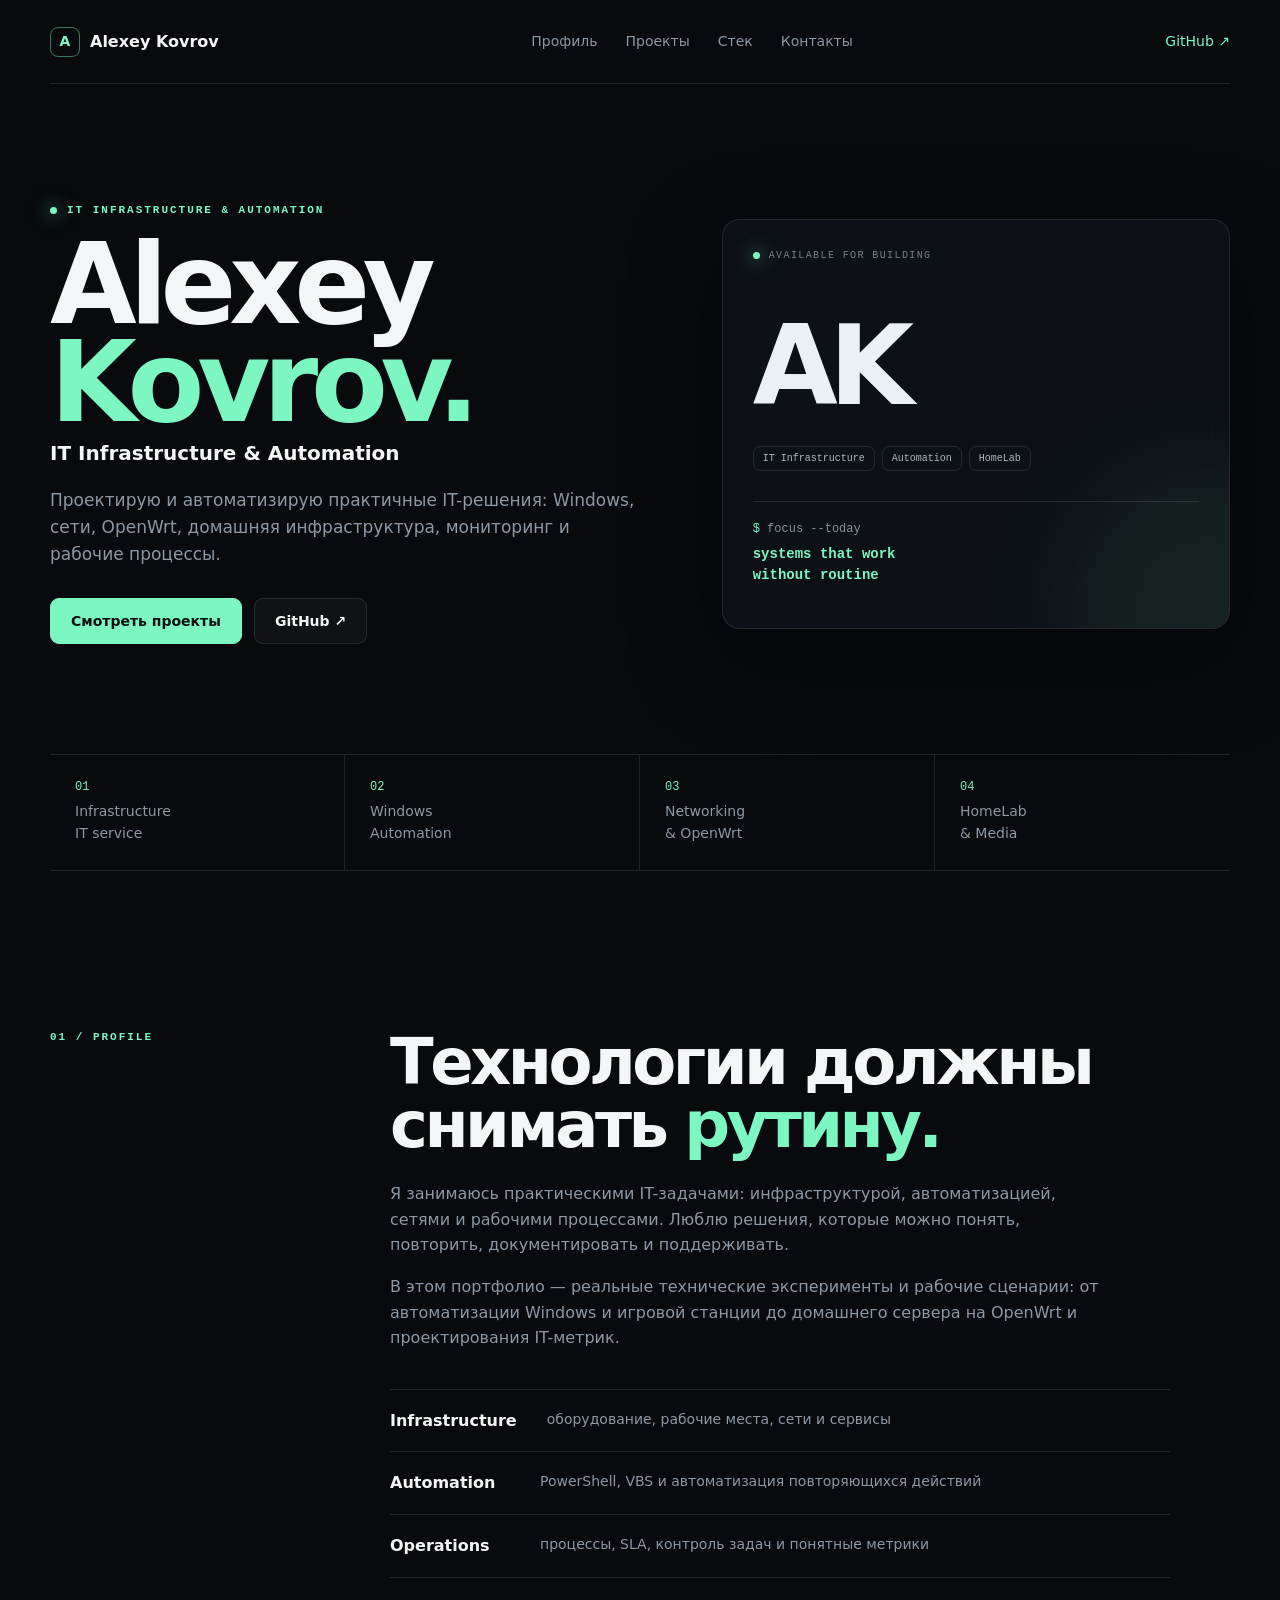
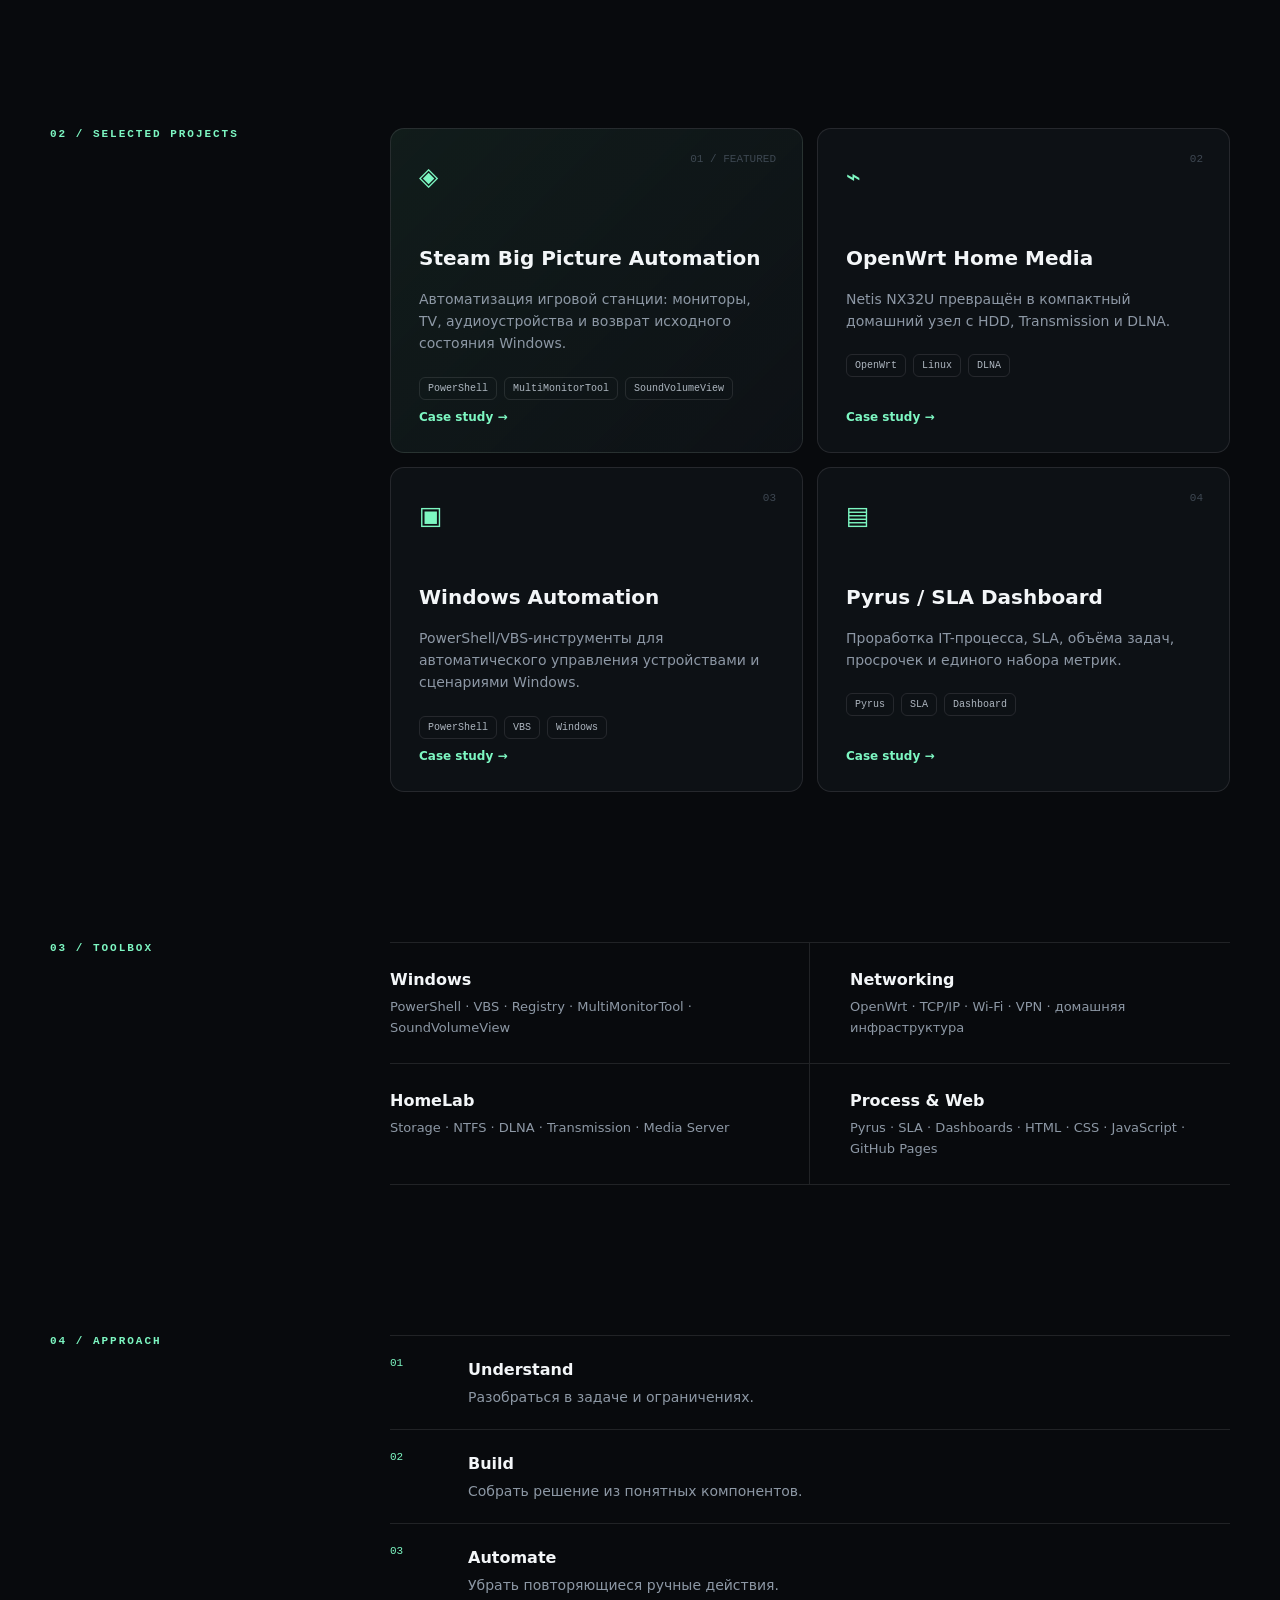
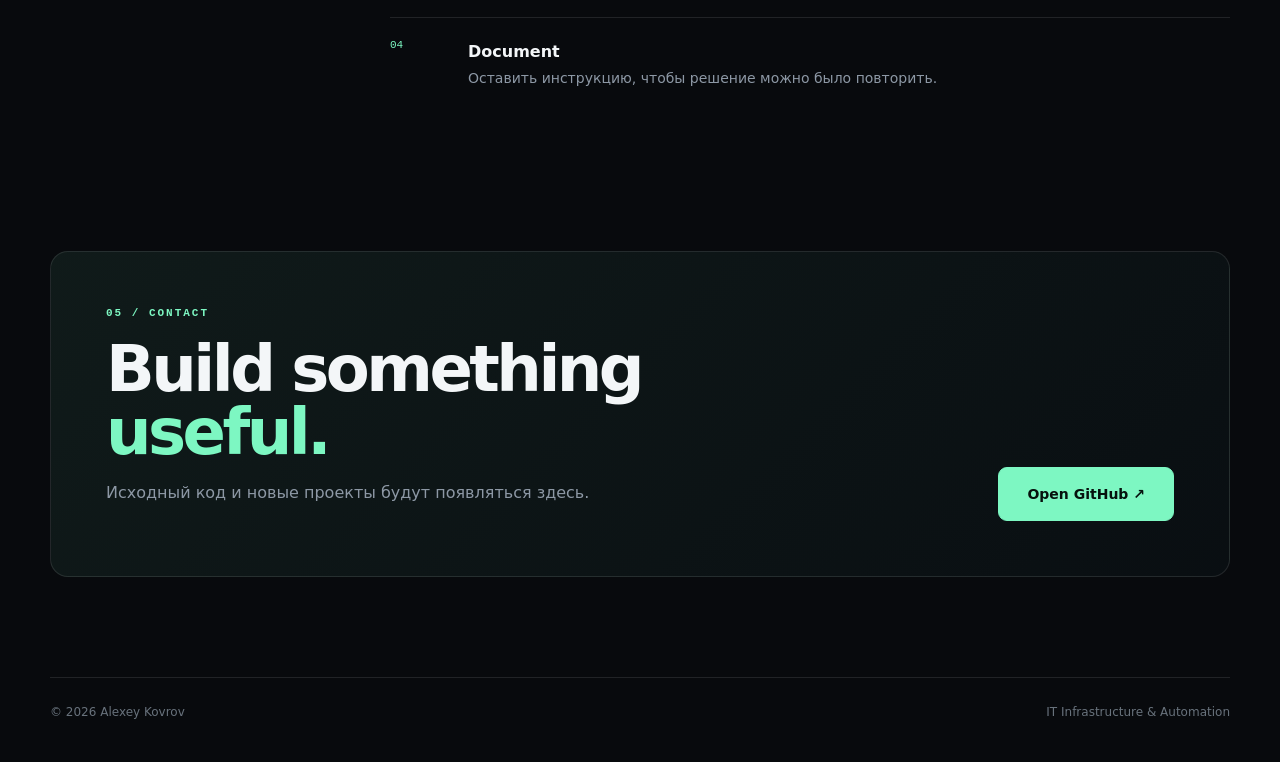
<file: index.html>
<!doctype html>
<html lang="ru">
<head>
<meta charset="utf-8">
<meta name="viewport" content="width=device-width, initial-scale=1">
<meta name="description" content="Alexey Kovrov — IT Infrastructure & Automation. Windows, networking, OpenWrt, HomeLab and practical automation projects.">
<title>Alexey Kovrov — IT Infrastructure & Automation</title>
<link rel="stylesheet" href="style.css">
</head>
<body>
<div class="bg-grid" aria-hidden="true"></div>

<header class="header">
  <a class="brand" href="#top"><span class="brand-mark">A</span><span>Alexey Kovrov</span></a>
  <nav class="nav">
    <a href="#profile">Профиль</a><a href="#projects">Проекты</a><a href="#stack">Стек</a><a href="#contact">Контакты</a>
  </nav>
  <a class="github-link" href="https://github.com/Alexsol83" target="_blank" rel="noopener">GitHub ↗</a>
</header>

<main id="top">
<section class="hero">
  <div class="hero-copy reveal">
    <div class="eyebrow"><span class="dot"></span> IT INFRASTRUCTURE & AUTOMATION</div>
    <h1>Alexey<br><span>Kovrov.</span></h1>
    <p class="role">IT Infrastructure & Automation</p>
    <p class="hero-text">Проектирую и автоматизирую практичные IT-решения: Windows, сети, OpenWrt, домашняя инфраструктура, мониторинг и рабочие процессы.</p>
    <div class="hero-actions">
      <a class="btn primary" href="#projects">Смотреть проекты</a>
      <a class="btn secondary" href="https://github.com/Alexsol83" target="_blank" rel="noopener">GitHub ↗</a>
    </div>
  </div>
  <div class="profile-card reveal">
    <div class="profile-top"><span class="status"></span><span>AVAILABLE FOR BUILDING</span></div>
    <div class="profile-initial">AK</div>
    <div class="profile-meta"><span>IT Infrastructure</span><span>Automation</span><span>HomeLab</span></div>
    <div class="profile-line"></div>
    <div class="profile-terminal"><span>$</span> focus --today</div>
    <div class="profile-value">systems that work<br>without routine</div>
  </div>
</section>

<section class="stats reveal">
  <div><strong>01</strong><span>Infrastructure<br>IT service</span></div>
  <div><strong>02</strong><span>Windows<br>Automation</span></div>
  <div><strong>03</strong><span>Networking<br>& OpenWrt</span></div>
  <div><strong>04</strong><span>HomeLab<br>& Media</span></div>
</section>

<section id="profile" class="section reveal">
  <div class="section-label">01 / PROFILE</div>
  <div class="section-content">
    <h2>Технологии должны<br>снимать <em>рутину.</em></h2>
    <p>Я занимаюсь практическими IT-задачами: инфраструктурой, автоматизацией, сетями и рабочими процессами. Люблю решения, которые можно понять, повторить, документировать и поддерживать.</p>
    <p>В этом портфолио — реальные технические эксперименты и рабочие сценарии: от автоматизации Windows и игровой станции до домашнего сервера на OpenWrt и проектирования IT-метрик.</p>
    <div class="profile-points">
      <div><b>Infrastructure</b><span>оборудование, рабочие места, сети и сервисы</span></div>
      <div><b>Automation</b><span>PowerShell, VBS и автоматизация повторяющихся действий</span></div>
      <div><b>Operations</b><span>процессы, SLA, контроль задач и понятные метрики</span></div>
    </div>
  </div>
</section>

<section id="projects" class="section reveal">
  <div class="section-label">02 / SELECTED PROJECTS</div>
  <div class="project-grid">
    <a class="project featured" href="projects/steam-big-picture/">
      <div class="project-number">01 / FEATURED</div><div class="project-icon">◈</div>
      <h3>Steam Big Picture Automation</h3>
      <p>Автоматизация игровой станции: мониторы, TV, аудиоустройства и возврат исходного состояния Windows.</p>
      <div class="tags"><span>PowerShell</span><span>MultiMonitorTool</span><span>SoundVolumeView</span></div>
      <span class="project-more">Case study →</span>
    </a>
    <a class="project" href="projects/openwrt-home-media.html">
      <div class="project-number">02</div><div class="project-icon">⌁</div>
      <h3>OpenWrt Home Media</h3>
      <p>Netis NX32U превращён в компактный домашний узел с HDD, Transmission и DLNA.</p>
      <div class="tags"><span>OpenWrt</span><span>Linux</span><span>DLNA</span></div>
      <span class="project-more">Case study →</span>
    </a>
    <a class="project" href="projects/windows-automation.html">
      <div class="project-number">03</div><div class="project-icon">▣</div>
      <h3>Windows Automation</h3>
      <p>PowerShell/VBS-инструменты для автоматического управления устройствами и сценариями Windows.</p>
      <div class="tags"><span>PowerShell</span><span>VBS</span><span>Windows</span></div>
      <span class="project-more">Case study →</span>
    </a>
    <a class="project" href="projects/pyrus-sla-dashboard.html">
      <div class="project-number">04</div><div class="project-icon">▤</div>
      <h3>Pyrus / SLA Dashboard</h3>
      <p>Проработка IT-процесса, SLA, объёма задач, просрочек и единого набора метрик.</p>
      <div class="tags"><span>Pyrus</span><span>SLA</span><span>Dashboard</span></div>
      <span class="project-more">Case study →</span>
    </a>
  </div>
</section>

<section id="stack" class="section reveal">
  <div class="section-label">03 / TOOLBOX</div>
  <div class="toolbox">
    <div><b>Windows</b><span>PowerShell · VBS · Registry · MultiMonitorTool · SoundVolumeView</span></div>
    <div><b>Networking</b><span>OpenWrt · TCP/IP · Wi‑Fi · VPN · домашняя инфраструктура</span></div>
    <div><b>HomeLab</b><span>Storage · NTFS · DLNA · Transmission · Media Server</span></div>
    <div><b>Process & Web</b><span>Pyrus · SLA · Dashboards · HTML · CSS · JavaScript · GitHub Pages</span></div>
  </div>
</section>

<section class="section timeline-section reveal">
  <div class="section-label">04 / APPROACH</div>
  <div class="timeline">
    <div><span>01</span><div><b>Understand</b><p>Разобраться в задаче и ограничениях.</p></div></div>
    <div><span>02</span><div><b>Build</b><p>Собрать решение из понятных компонентов.</p></div></div>
    <div><span>03</span><div><b>Automate</b><p>Убрать повторяющиеся ручные действия.</p></div></div>
    <div><span>04</span><div><b>Document</b><p>Оставить инструкцию, чтобы решение можно было повторить.</p></div></div>
  </div>
</section>

<section id="contact" class="contact reveal">
  <div><div class="section-label">05 / CONTACT</div><h2>Build something<br><em>useful.</em></h2><p>Исходный код и новые проекты будут появляться здесь.</p></div>
  <a class="btn primary large" href="https://github.com/Alexsol83" target="_blank" rel="noopener">Open GitHub ↗</a>
</section>
</main>

<footer class="footer"><span>© <span id="year"></span> Alexey Kovrov</span><span>IT Infrastructure & Automation</span></footer>
<script src="script.js"></script>
</body>
</html>
</file>
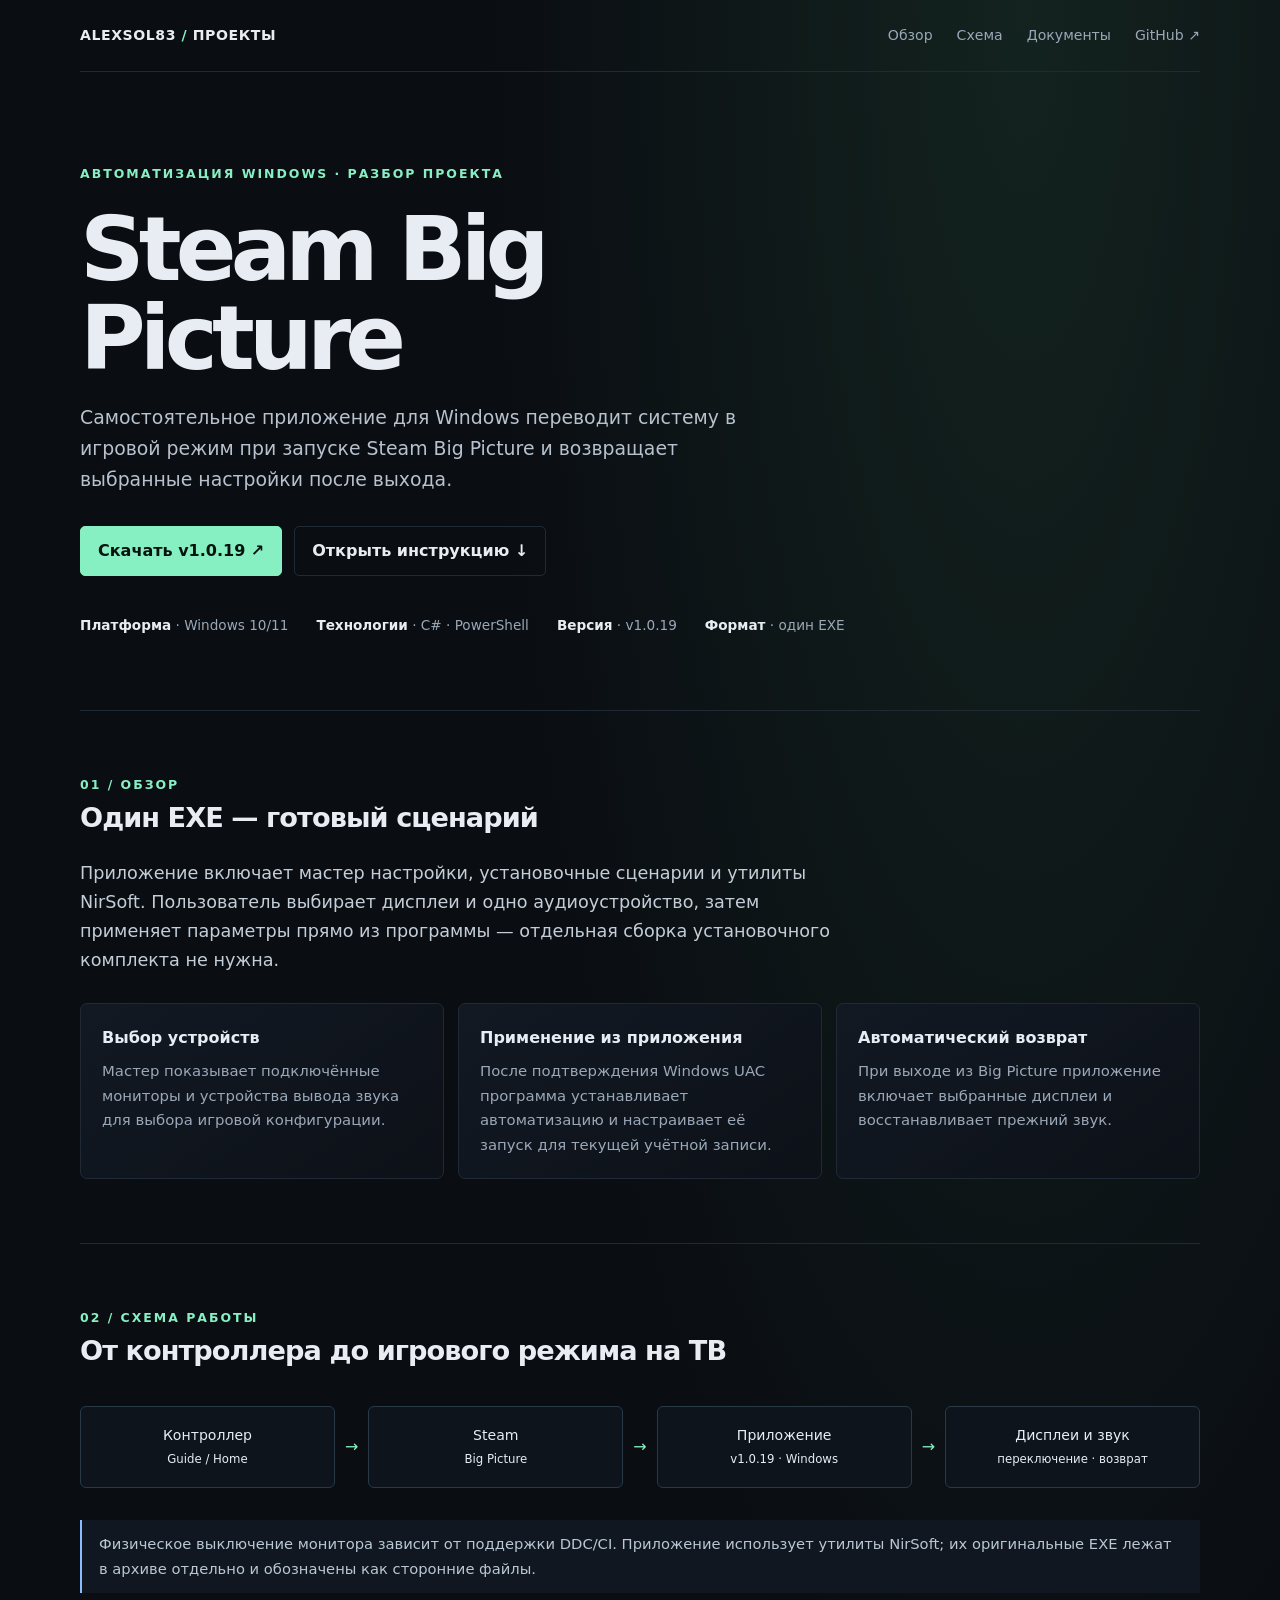
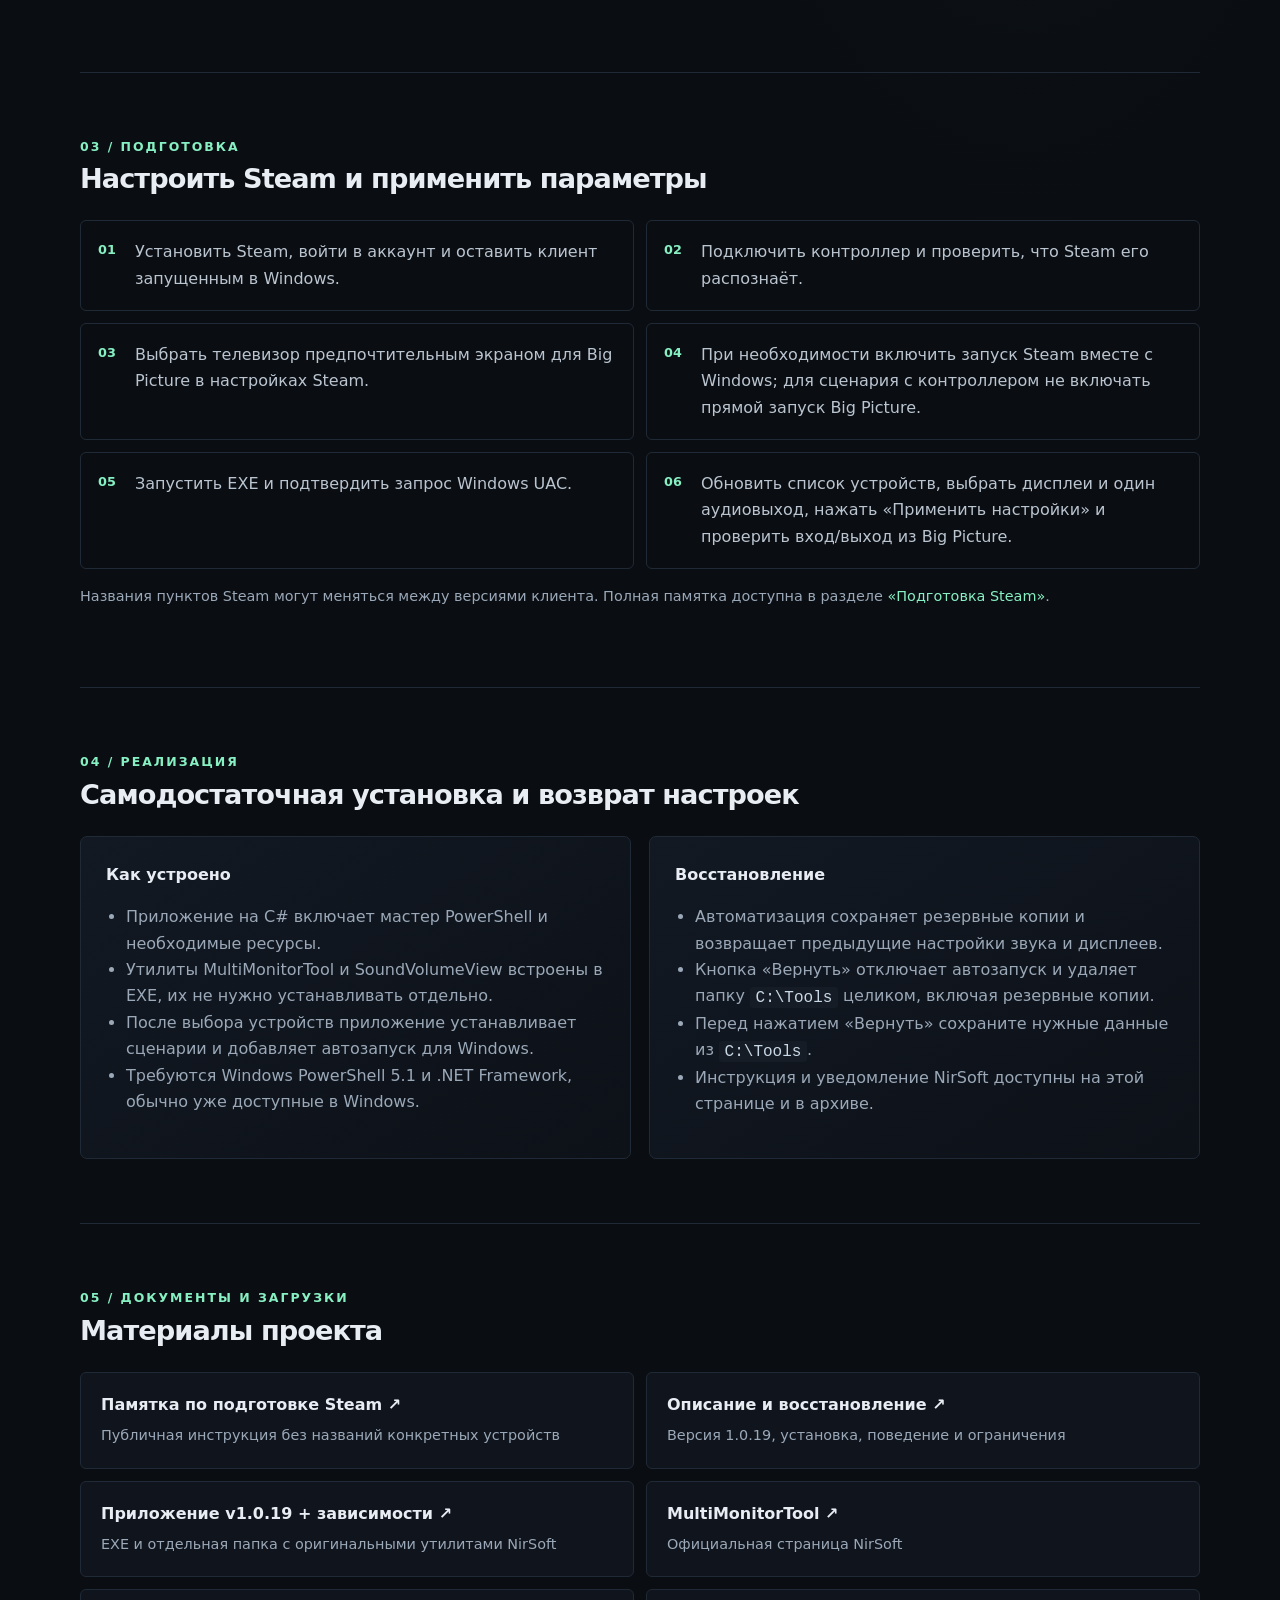
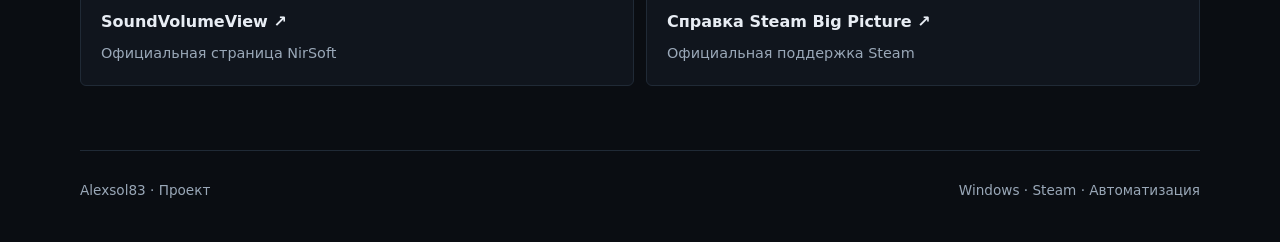
<file: projects/steam-big-picture/index.html>
<!doctype html>
<html lang="ru">
<head>
  <meta charset="utf-8">
  <meta name="viewport" content="width=device-width, initial-scale=1">
  <meta name="theme-color" content="#0a0d12">
  <meta name="description" content="Кейс по автоматизации Windows: игровой сеанс Steam Big Picture на телевизоре с автоматическим восстановлением рабочего стола после выхода.">
  <title>Steam Big Picture · Alexsol83</title>
  <style>
    :root{color-scheme:dark;--bg:#0a0d12;--panel:#10151d;--line:#202a36;--text:#e8edf4;--muted:#9aa8b8;--accent:#87f0c2;--blue:#8bbcff;--max:1120px}
    *{box-sizing:border-box}html{scroll-behavior:smooth}body{margin:0;background:radial-gradient(ellipse at 80% 0%,#13231f 0,transparent 34rem),var(--bg);color:var(--text);font:16px/1.65 Inter,ui-sans-serif,system-ui,-apple-system,"Segoe UI",sans-serif}a{color:var(--accent);text-decoration:none}a:hover{text-decoration:underline}header,main,footer{width:min(var(--max),calc(100% - 40px));margin-inline:auto}.top{display:flex;justify-content:space-between;align-items:center;padding:24px 0;border-bottom:1px solid var(--line);font-size:.88rem}.brand{color:var(--text);font-weight:700;letter-spacing:.04em}.top nav{display:flex;gap:24px;color:var(--muted)}.top nav a{color:inherit}.hero{padding:92px 0 74px;max-width:850px}.eyebrow,.kicker{color:var(--accent);font-size:.78rem;font-weight:700;letter-spacing:.16em;text-transform:uppercase}.hero h1{font-size:clamp(2.7rem,7vw,5.7rem);letter-spacing:-.065em;line-height:.99;margin:20px 0}.hero p{font-size:1.18rem;color:#b7c2ce;max-width:690px}.actions{display:flex;gap:12px;flex-wrap:wrap;margin-top:30px}.button{display:inline-flex;padding:11px 17px;border:1px solid var(--line);border-radius:5px;color:var(--text);font-weight:650}.button.primary{background:var(--accent);border-color:var(--accent);color:#07130e}.meta{display:flex;gap:28px;flex-wrap:wrap;color:var(--muted);font-size:.85rem;margin-top:38px}.meta b{color:var(--text);font-weight:600}.section{border-top:1px solid var(--line);padding:64px 0}.section h2{font-size:1.7rem;letter-spacing:-.035em;margin:0 0 18px}.lead{font-size:1.1rem;color:#c4ced8;max-width:760px}.grid{display:grid;grid-template-columns:repeat(3,1fr);gap:14px;margin-top:28px}.card{padding:21px;background:linear-gradient(145deg,#121923,#0d1118);border:1px solid var(--line);border-radius:7px}.card h3{margin:0 0 8px;font-size:1rem}.card p{margin:0;color:var(--muted);font-size:.93rem}.flow{display:grid;grid-template-columns:1fr auto 1fr auto 1fr auto 1fr;align-items:center;gap:10px;margin:32px 0}.node{padding:17px 10px;text-align:center;border:1px solid #2a3946;border-radius:6px;background:#0e141b;font-size:.88rem}.arrow{color:var(--accent)}.steps{counter-reset:step;list-style:none;padding:0;display:grid;grid-template-columns:repeat(2,1fr);gap:12px}.steps li{counter-increment:step;border:1px solid var(--line);padding:18px 18px 18px 54px;border-radius:6px;position:relative;color:#bac5d0}.steps li:before{content:"0" counter(step);position:absolute;left:17px;color:var(--accent);font-size:.8rem;font-weight:700}.split{display:grid;grid-template-columns:1fr 1fr;gap:18px}.split .card{padding:25px}.split ul{padding-left:20px;color:var(--muted)}.downloads{display:grid;grid-template-columns:1fr 1fr;gap:12px}.download{padding:19px 20px;border:1px solid var(--line);border-radius:6px;background:var(--panel)}.download strong{display:block;color:var(--text);margin-bottom:4px}.download span{color:var(--muted);font-size:.9rem}.note{border-left:2px solid var(--blue);padding:12px 17px;background:#101720;color:#b9c7d5;font-size:.92rem}footer{padding:28px 0 42px;border-top:1px solid var(--line);color:var(--muted);font-size:.85rem;display:flex;justify-content:space-between;gap:16px;flex-wrap:wrap}code{font-family:ui-monospace,SFMono-Regular,Consolas,monospace;color:#c9d8e6;background:#151c25;padding:.1em .35em;border-radius:3px}
    @media(max-width:760px){.hero{padding:64px 0}.grid{grid-template-columns:1fr}.flow{grid-template-columns:1fr}.arrow{transform:rotate(90deg);text-align:center}.steps,.split,.downloads{grid-template-columns:1fr}.top nav{gap:12px}.hide-mobile{display:none}}
  </style>
</head>
<body>
  <header class="top"><a class="brand" href="../../">ALEXSOL83 <span style="color:var(--accent)">/</span> ПРОЕКТЫ</a><nav><a href="#overview">Обзор</a><a href="#workflow">Схема</a><a href="#docs">Документы</a><a href="https://github.com/Alexsol83">GitHub ↗</a></nav></header>
  <main>
    <section class="hero"><div class="eyebrow">Автоматизация Windows · Разбор проекта</div><h1>Steam Big<br>Picture </h1><p>Самостоятельное приложение для Windows переводит систему в игровой режим при запуске Steam Big Picture и возвращает выбранные настройки после выхода.</p><div class="actions"><a class="button primary" href="download/Steam-Big-Picture-by-Kovrov-Team-v1.0.19.zip">Скачать v1.0.19 ↗</a><a class="button" href="#docs">Открыть инструкцию ↓</a></div><div class="meta"><span><b>Платформа</b> · Windows 10/11</span><span><b>Технологии</b> · C# · PowerShell</span><span><b>Версия</b> · v1.0.19</span><span><b>Формат</b> · один EXE</span></div></section>
    <section class="section" id="overview"><div class="kicker">01 / Обзор</div><h2>Один EXE — готовый сценарий</h2><p class="lead">Приложение включает мастер настройки, установочные сценарии и утилиты NirSoft. Пользователь выбирает дисплеи и одно аудиоустройство, затем применяет параметры прямо из программы — отдельная сборка установочного комплекта не нужна.</p><div class="grid"><article class="card"><h3>Выбор устройств</h3><p>Мастер показывает подключённые мониторы и устройства вывода звука для выбора игровой конфигурации.</p></article><article class="card"><h3>Применение из приложения</h3><p>После подтверждения Windows UAC программа устанавливает автоматизацию и настраивает её запуск для текущей учётной записи.</p></article><article class="card"><h3>Автоматический возврат</h3><p>При выходе из Big Picture приложение включает выбранные дисплеи и восстанавливает прежний звук.</p></article></div></section>
    <section class="section" id="workflow"><div class="kicker">02 / Схема работы</div><h2>От контроллера до игрового режима на ТВ</h2><div class="flow"><div class="node">Контроллер<br><small>Guide / Home</small></div><div class="arrow">→</div><div class="node">Steam<br><small>Big Picture</small></div><div class="arrow">→</div><div class="node">Приложение<br><small>v1.0.19 · Windows</small></div><div class="arrow">→</div><div class="node">Дисплеи и звук<br><small>переключение · возврат</small></div></div><p class="note">Физическое выключение монитора зависит от поддержки DDC/CI. Приложение использует утилиты NirSoft; их оригинальные EXE лежат в архиве отдельно и обозначены как сторонние файлы.</p></section>
    <section class="section"><div class="kicker">03 / Подготовка</div><h2>Настроить Steam и применить параметры</h2><ol class="steps"><li>Установить Steam, войти в аккаунт и оставить клиент запущенным в Windows.</li><li>Подключить контроллер и проверить, что Steam его распознаёт.</li><li>Выбрать телевизор предпочтительным экраном для Big Picture в настройках Steam.</li><li>При необходимости включить запуск Steam вместе с Windows; для сценария с контроллером не включать прямой запуск Big Picture.</li><li>Запустить EXE и подтвердить запрос Windows UAC.</li><li>Обновить список устройств, выбрать дисплеи и один аудиовыход, нажать «Применить настройки» и проверить вход/выход из Big Picture.</li></ol><p style="color:var(--muted);font-size:.9rem">Названия пунктов Steam могут меняться между версиями клиента. Полная памятка доступна в разделе <a href="docs/steam-setup-guide.html">«Подготовка Steam»</a>.</p></section>
    <section class="section"><div class="kicker">04 / Реализация</div><h2>Самодостаточная установка и возврат настроек</h2><div class="split"><article class="card"><h3>Как устроено</h3><ul><li>Приложение на C# включает мастер PowerShell и необходимые ресурсы.</li><li>Утилиты MultiMonitorTool и SoundVolumeView встроены в EXE, их не нужно устанавливать отдельно.</li><li>После выбора устройств приложение устанавливает сценарии и добавляет автозапуск для Windows.</li><li>Требуются Windows PowerShell 5.1 и .NET Framework, обычно уже доступные в Windows.</li></ul></article><article class="card"><h3>Восстановление</h3><ul><li>Автоматизация сохраняет резервные копии и возвращает предыдущие настройки звука и дисплеев.</li><li>Кнопка «Вернуть» отключает автозапуск и удаляет папку <code>C:\Tools</code> целиком, включая резервные копии.</li><li>Перед нажатием «Вернуть» сохраните нужные данные из <code>C:\Tools</code>.</li><li>Инструкция и уведомление NirSoft доступны на этой странице и в архиве.</li></ul></article></div></section>
    <section class="section" id="docs"><div class="kicker">05 / Документы и загрузки</div><h2>Материалы проекта</h2><div class="downloads"><a class="download" href="docs/steam-setup-guide.html"><strong>Памятка по подготовке Steam ↗</strong><span>Публичная инструкция без названий конкретных устройств</span></a><a class="download" href="docs/project-readme.html"><strong>Описание и восстановление ↗</strong><span>Версия 1.0.19, установка, поведение и ограничения</span></a><a class="download" href="download/Steam-Big-Picture-by-Kovrov-Team-v1.0.19.zip"><strong>Приложение v1.0.19 + зависимости ↗</strong><span>EXE и отдельная папка с оригинальными утилитами NirSoft</span></a><a class="download" href="https://www.nirsoft.net/utils/multi_monitor_tool.html"><strong>MultiMonitorTool ↗</strong><span>Официальная страница NirSoft</span></a><a class="download" href="https://www.nirsoft.net/utils/sound_volume_view.html"><strong>SoundVolumeView ↗</strong><span>Официальная страница NirSoft</span></a><a class="download" href="https://help.steampowered.com/en/faqs/view/3725-76D3-3F31-FB63"><strong>Справка Steam Big Picture ↗</strong><span>Официальная поддержка Steam</span></a></div></section>
  </main>
  <footer><span>Alexsol83 · Проект</span><span>Windows · Steam · Автоматизация</span></footer>
</body>
</html>
</file>
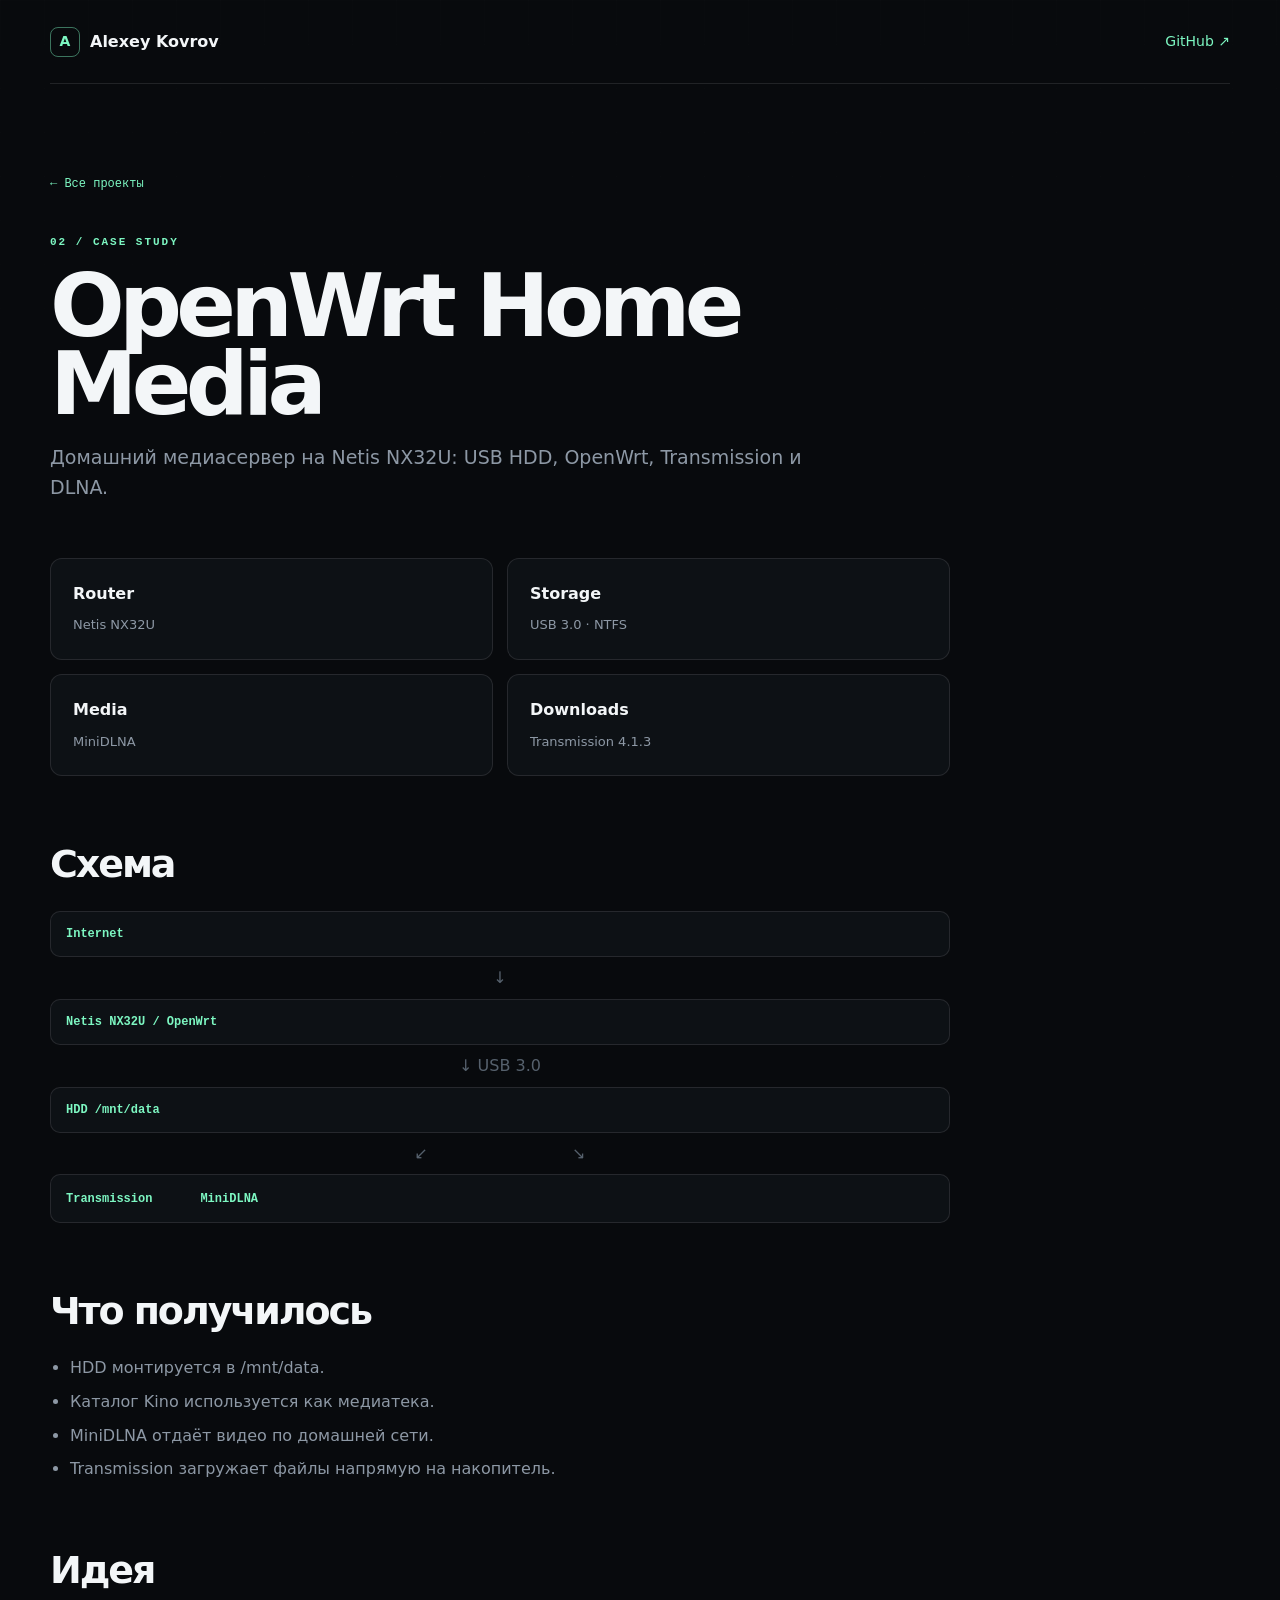
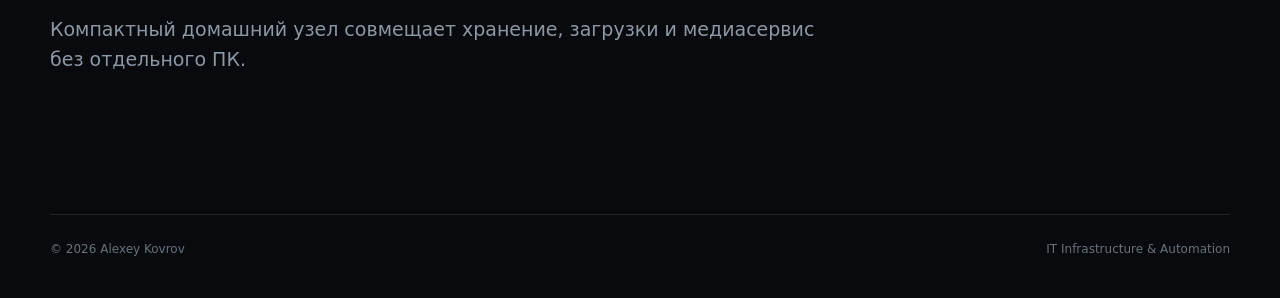
<file: projects/openwrt-home-media.html>
<!doctype html><html lang="ru"><head><meta charset="utf-8"><meta name="viewport" content="width=device-width,initial-scale=1"><meta name="description" content="OpenWrt Home Media — project by Alexey Kovrov"><title>OpenWrt Home Media — Alexey Kovrov</title><link rel="stylesheet" href="../style.css"></head><body><div class="bg-grid"></div><header class="header"><a class="brand" href="../"><span class="brand-mark">A</span><span>Alexey Kovrov</span></a><a class="github-link" href="https://github.com/Alexsol83" target="_blank">GitHub ↗</a></header><main><article class="project-page reveal visible"><a class="back" href="../#projects">← Все проекты</a><div class="section-label">02 / CASE STUDY</div><h1>OpenWrt Home Media</h1><p class="lead">Домашний медиасервер на Netis NX32U: USB HDD, OpenWrt, Transmission и DLNA.</p><div class="detail-grid"><div class="detail"><b>Router</b><span>Netis NX32U</span></div><div class="detail"><b>Storage</b><span>USB 3.0 · NTFS</span></div><div class="detail"><b>Media</b><span>MiniDLNA</span></div><div class="detail"><b>Downloads</b><span>Transmission 4.1.3</span></div></div><h2>Схема</h2><div class='architecture'><div class='arch-node'><b>Internet</b></div><div class='arrow'>↓</div><div class='arch-node'><b>Netis NX32U / OpenWrt</b></div><div class='arrow'>↓ USB 3.0</div><div class='arch-node'><b>HDD /mnt/data</b></div><div class='arrow'>↙　　　　　　　　　↘</div><div class='arch-node'><b>Transmission</b>　　　　<b>MiniDLNA</b></div></div><h2>Что получилось</h2><ul><li>HDD монтируется в /mnt/data.</li><li>Каталог Kino используется как медиатека.</li><li>MiniDLNA отдаёт видео по домашней сети.</li><li>Transmission загружает файлы напрямую на накопитель.</li></ul><h2>Идея</h2><p class='lead'>Компактный домашний узел совмещает хранение, загрузки и медиасервис без отдельного ПК.</p></article></main><footer class="footer"><span>© <span id="year"></span> Alexey Kovrov</span><span>IT Infrastructure & Automation</span></footer><script src="../script.js"></script></body></html>
</file>
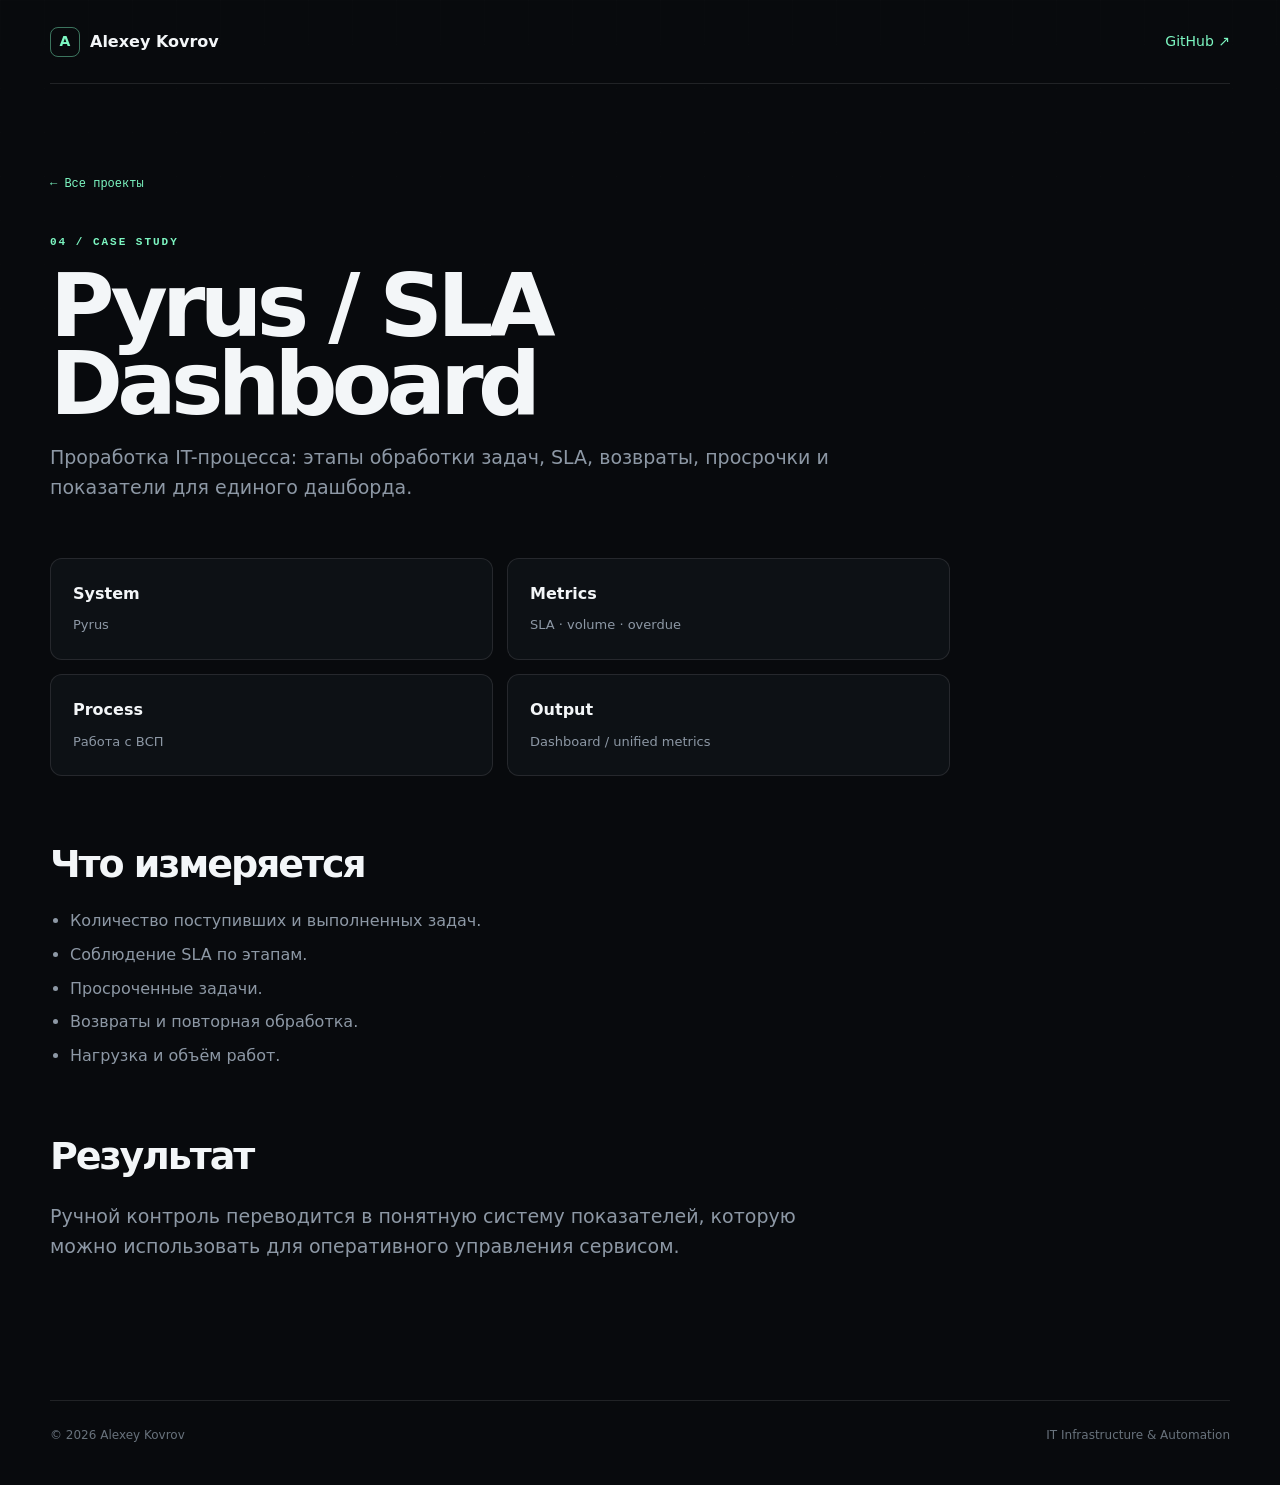
<file: projects/pyrus-sla-dashboard.html>
<!doctype html><html lang="ru"><head><meta charset="utf-8"><meta name="viewport" content="width=device-width,initial-scale=1"><meta name="description" content="Pyrus / SLA Dashboard — project by Alexey Kovrov"><title>Pyrus / SLA Dashboard — Alexey Kovrov</title><link rel="stylesheet" href="../style.css"></head><body><div class="bg-grid"></div><header class="header"><a class="brand" href="../"><span class="brand-mark">A</span><span>Alexey Kovrov</span></a><a class="github-link" href="https://github.com/Alexsol83" target="_blank">GitHub ↗</a></header><main><article class="project-page reveal visible"><a class="back" href="../#projects">← Все проекты</a><div class="section-label">04 / CASE STUDY</div><h1>Pyrus / SLA Dashboard</h1><p class="lead">Проработка IT-процесса: этапы обработки задач, SLA, возвраты, просрочки и показатели для единого дашборда.</p><div class="detail-grid"><div class="detail"><b>System</b><span>Pyrus</span></div><div class="detail"><b>Metrics</b><span>SLA · volume · overdue</span></div><div class="detail"><b>Process</b><span>Работа с ВСП</span></div><div class="detail"><b>Output</b><span>Dashboard / unified metrics</span></div></div><h2>Что измеряется</h2><ul><li>Количество поступивших и выполненных задач.</li><li>Соблюдение SLA по этапам.</li><li>Просроченные задачи.</li><li>Возвраты и повторная обработка.</li><li>Нагрузка и объём работ.</li></ul><h2>Результат</h2><p class='lead'>Ручной контроль переводится в понятную систему показателей, которую можно использовать для оперативного управления сервисом.</p></article></main><footer class="footer"><span>© <span id="year"></span> Alexey Kovrov</span><span>IT Infrastructure & Automation</span></footer><script src="../script.js"></script></body></html>
</file>
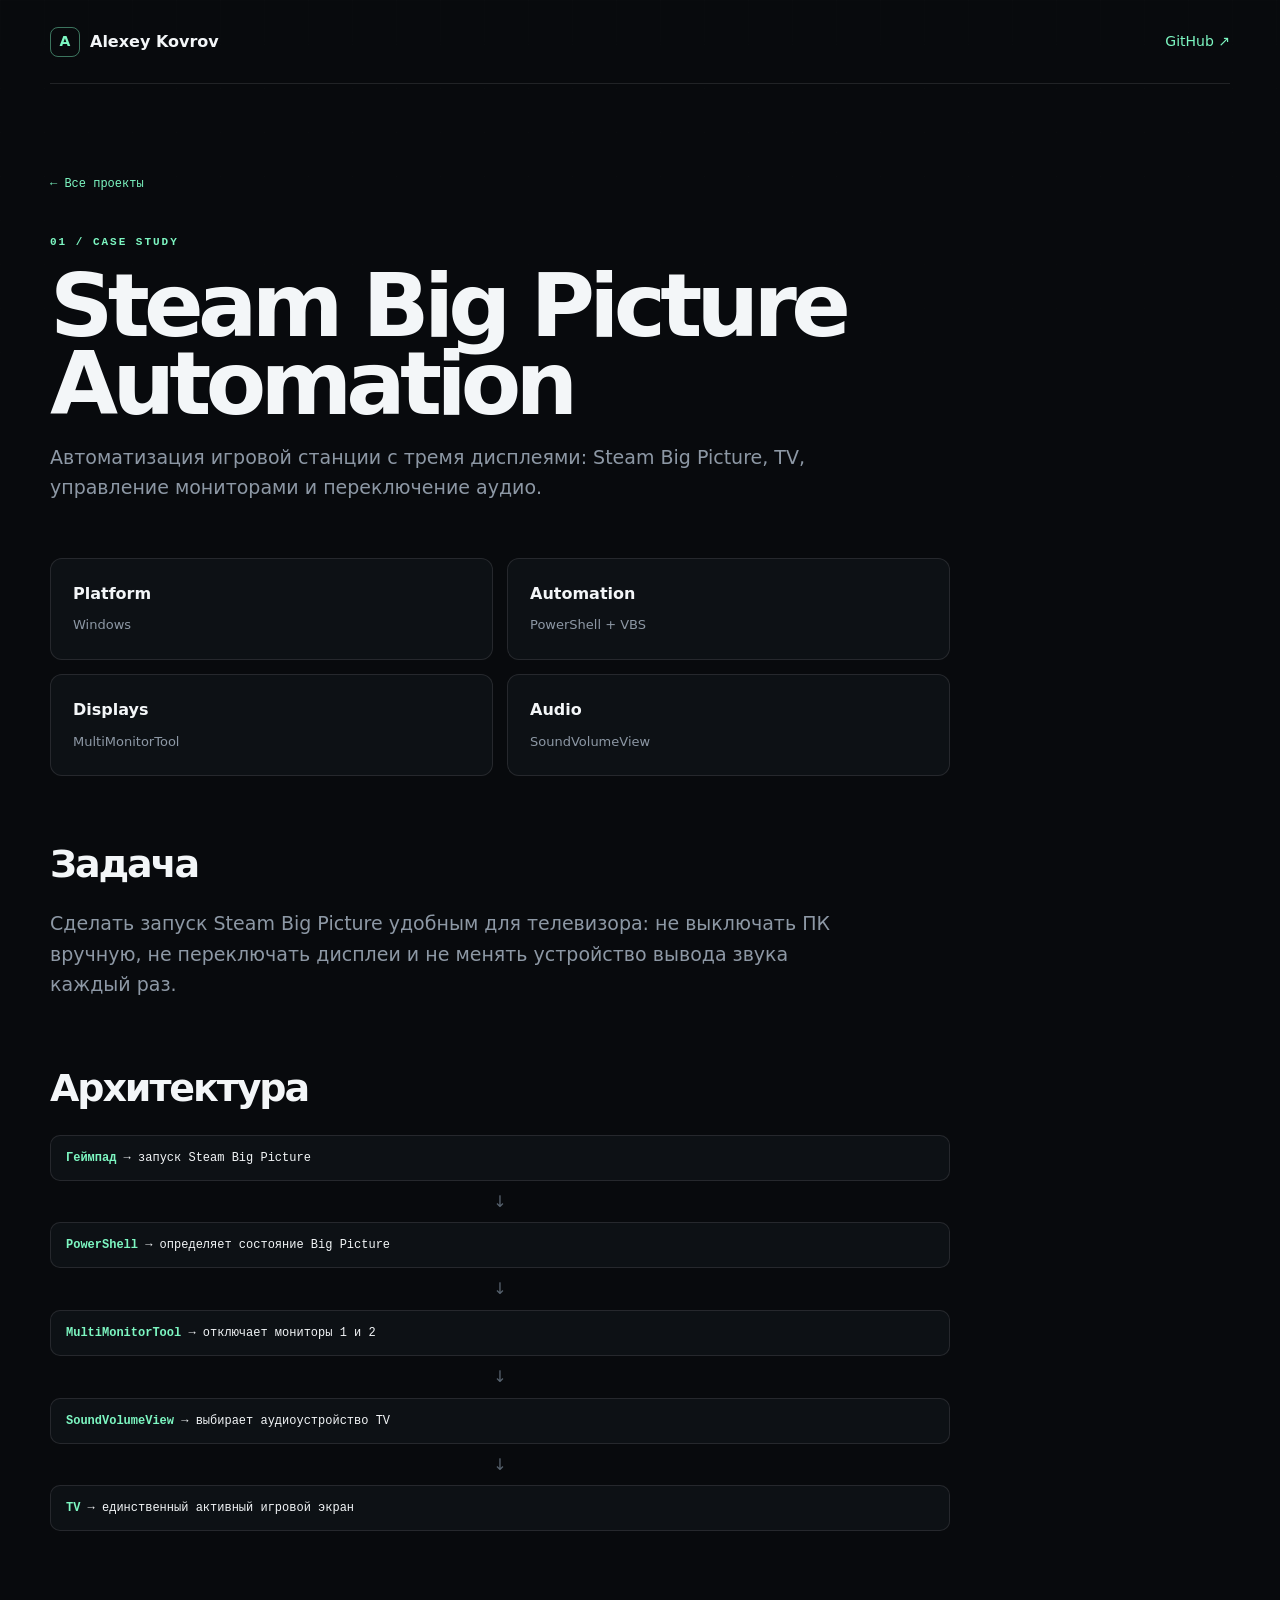
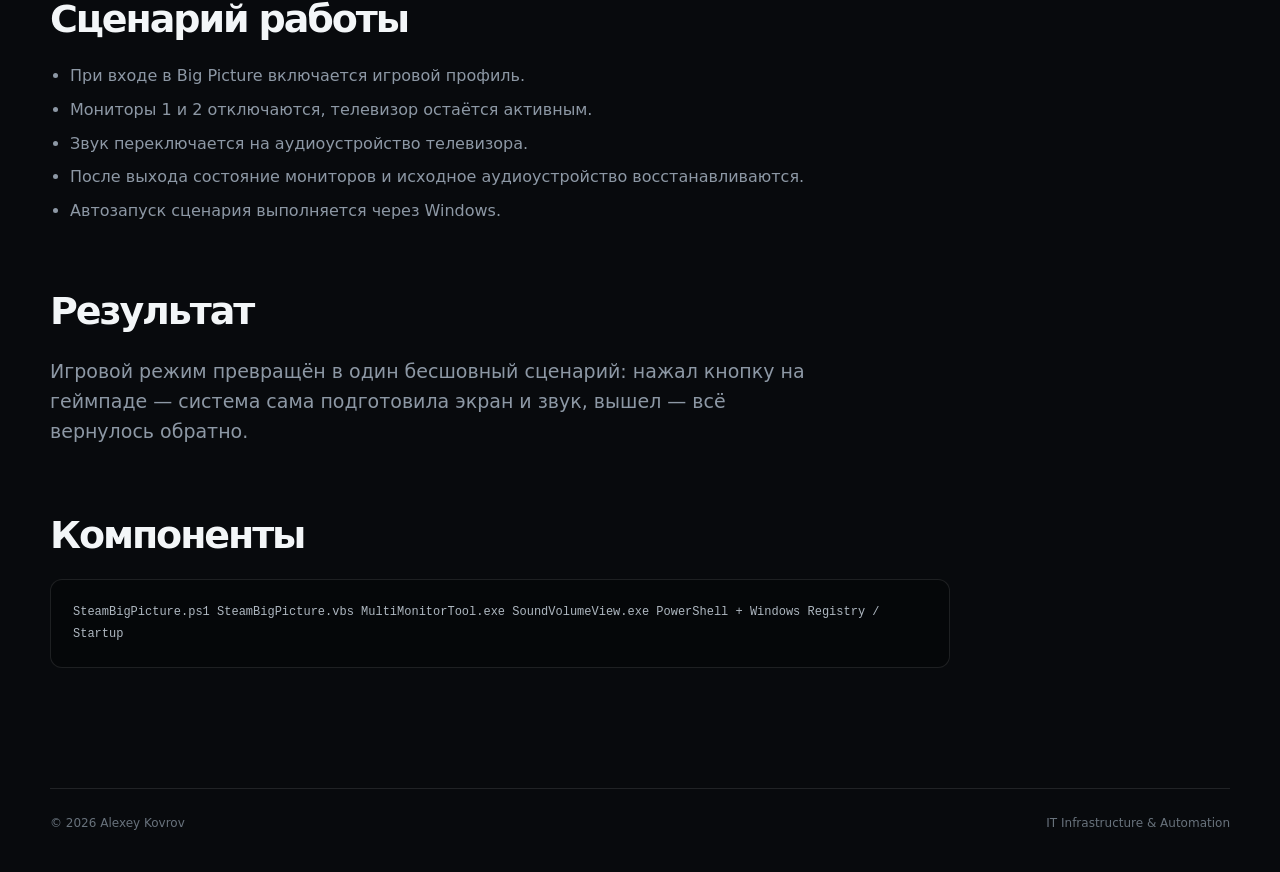
<file: projects/steam-big-picture.html>
<!doctype html><html lang="ru"><head><meta charset="utf-8"><meta name="viewport" content="width=device-width,initial-scale=1"><meta name="description" content="Steam Big Picture Automation — project by Alexey Kovrov"><title>Steam Big Picture Automation — Alexey Kovrov</title><link rel="stylesheet" href="../style.css"></head><body><div class="bg-grid"></div><header class="header"><a class="brand" href="../"><span class="brand-mark">A</span><span>Alexey Kovrov</span></a><a class="github-link" href="https://github.com/Alexsol83" target="_blank">GitHub ↗</a></header><main><article class="project-page reveal visible"><a class="back" href="../#projects">← Все проекты</a><div class="section-label">01 / CASE STUDY</div><h1>Steam Big Picture Automation</h1><p class="lead">Автоматизация игровой станции с тремя дисплеями: Steam Big Picture, TV, управление мониторами и переключение аудио.</p><div class="detail-grid"><div class="detail"><b>Platform</b><span>Windows</span></div><div class="detail"><b>Automation</b><span>PowerShell + VBS</span></div><div class="detail"><b>Displays</b><span>MultiMonitorTool</span></div><div class="detail"><b>Audio</b><span>SoundVolumeView</span></div></div>
<h2>Задача</h2>
<p class="lead">Сделать запуск Steam Big Picture удобным для телевизора: не выключать ПК вручную, не переключать дисплеи и не менять устройство вывода звука каждый раз.</p>
<h2>Архитектура</h2>
<div class="architecture">
<div class="arch-node"><b>Геймпад</b> → запуск Steam Big Picture</div><div class="arrow">↓</div>
<div class="arch-node"><b>PowerShell</b> → определяет состояние Big Picture</div><div class="arrow">↓</div>
<div class="arch-node"><b>MultiMonitorTool</b> → отключает мониторы 1 и 2</div><div class="arrow">↓</div>
<div class="arch-node"><b>SoundVolumeView</b> → выбирает аудиоустройство TV</div><div class="arrow">↓</div>
<div class="arch-node"><b>TV</b> → единственный активный игровой экран</div>
</div>
<h2>Сценарий работы</h2>
<ul><li>При входе в Big Picture включается игровой профиль.</li><li>Мониторы 1 и 2 отключаются, телевизор остаётся активным.</li><li>Звук переключается на аудиоустройство телевизора.</li><li>После выхода состояние мониторов и исходное аудиоустройство восстанавливаются.</li><li>Автозапуск сценария выполняется через Windows.</li></ul>
<h2>Результат</h2>
<p class="lead">Игровой режим превращён в один бесшовный сценарий: нажал кнопку на геймпаде — система сама подготовила экран и звук, вышел — всё вернулось обратно.</p>
<h2>Компоненты</h2>
<div class="codebox">SteamBigPicture.ps1
SteamBigPicture.vbs
MultiMonitorTool.exe
SoundVolumeView.exe

PowerShell + Windows Registry / Startup</div>
</article></main><footer class="footer"><span>© <span id="year"></span> Alexey Kovrov</span><span>IT Infrastructure & Automation</span></footer><script src="../script.js"></script></body></html>
</file>
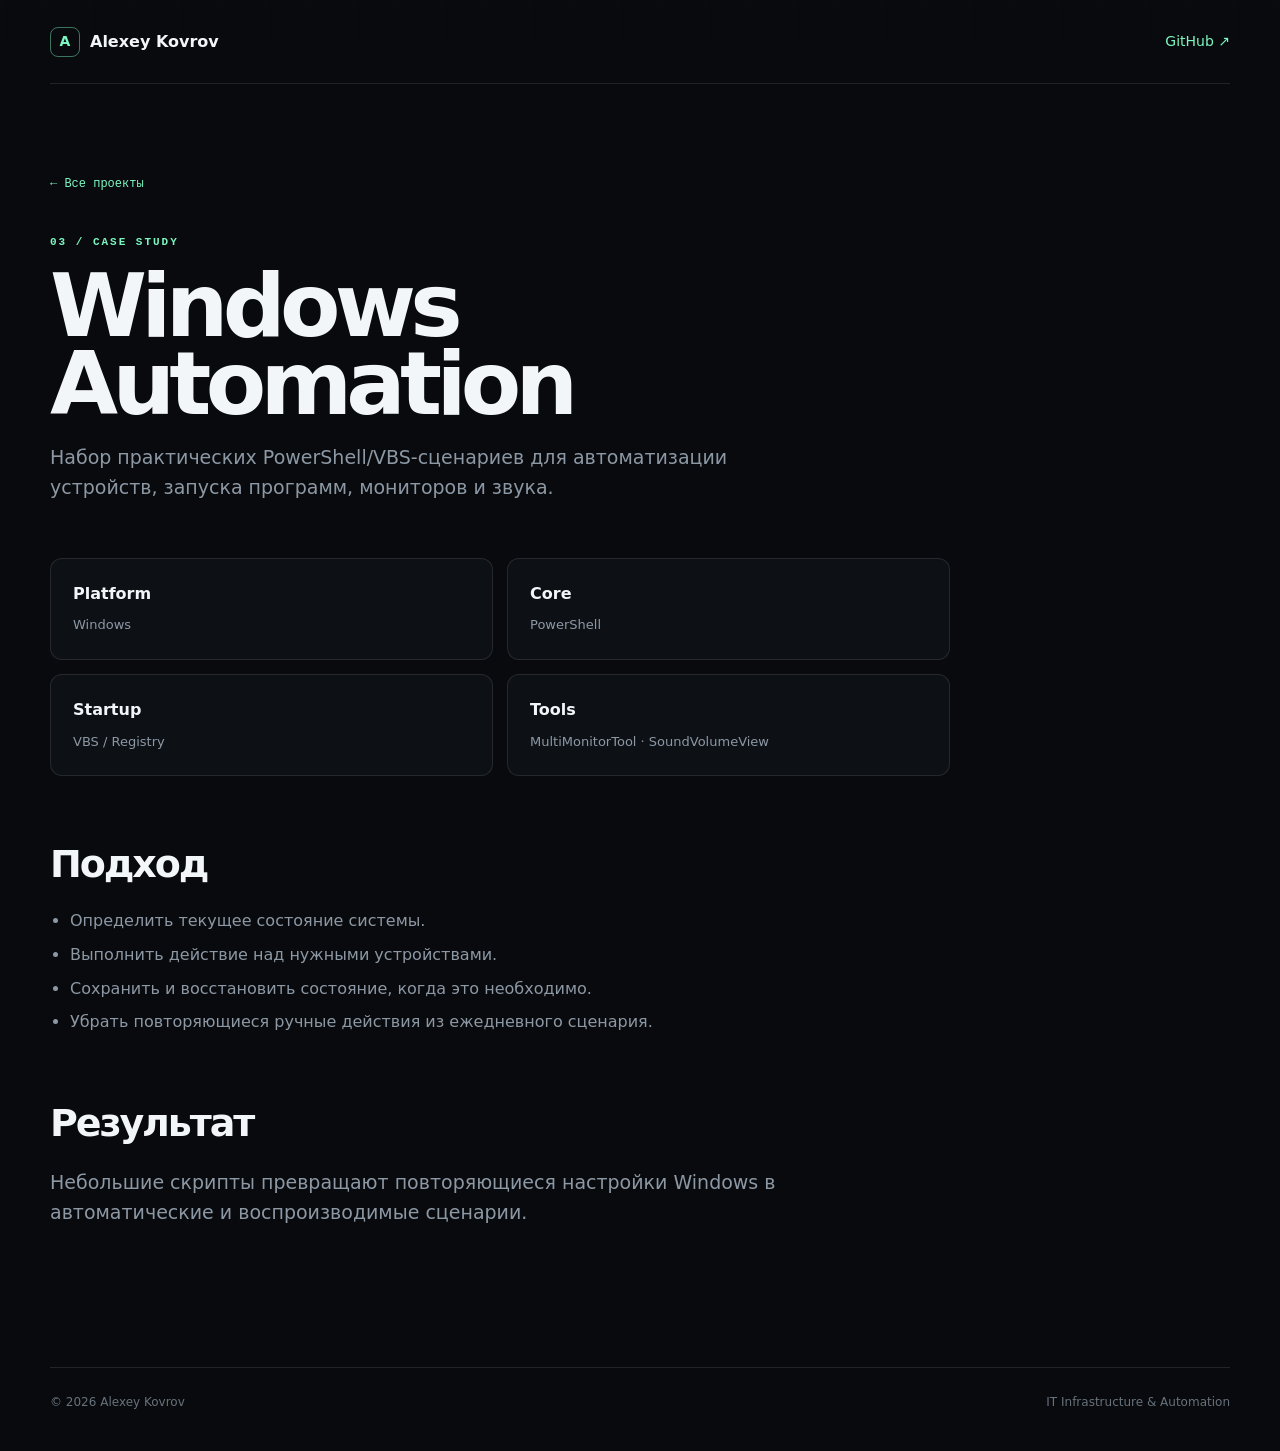
<file: projects/windows-automation.html>
<!doctype html><html lang="ru"><head><meta charset="utf-8"><meta name="viewport" content="width=device-width,initial-scale=1"><meta name="description" content="Windows Automation — project by Alexey Kovrov"><title>Windows Automation — Alexey Kovrov</title><link rel="stylesheet" href="../style.css"></head><body><div class="bg-grid"></div><header class="header"><a class="brand" href="../"><span class="brand-mark">A</span><span>Alexey Kovrov</span></a><a class="github-link" href="https://github.com/Alexsol83" target="_blank">GitHub ↗</a></header><main><article class="project-page reveal visible"><a class="back" href="../#projects">← Все проекты</a><div class="section-label">03 / CASE STUDY</div><h1>Windows Automation</h1><p class="lead">Набор практических PowerShell/VBS-сценариев для автоматизации устройств, запуска программ, мониторов и звука.</p><div class="detail-grid"><div class="detail"><b>Platform</b><span>Windows</span></div><div class="detail"><b>Core</b><span>PowerShell</span></div><div class="detail"><b>Startup</b><span>VBS / Registry</span></div><div class="detail"><b>Tools</b><span>MultiMonitorTool · SoundVolumeView</span></div></div><h2>Подход</h2><ul><li>Определить текущее состояние системы.</li><li>Выполнить действие над нужными устройствами.</li><li>Сохранить и восстановить состояние, когда это необходимо.</li><li>Убрать повторяющиеся ручные действия из ежедневного сценария.</li></ul><h2>Результат</h2><p class='lead'>Небольшие скрипты превращают повторяющиеся настройки Windows в автоматические и воспроизводимые сценарии.</p></article></main><footer class="footer"><span>© <span id="year"></span> Alexey Kovrov</span><span>IT Infrastructure & Automation</span></footer><script src="../script.js"></script></body></html>
</file>
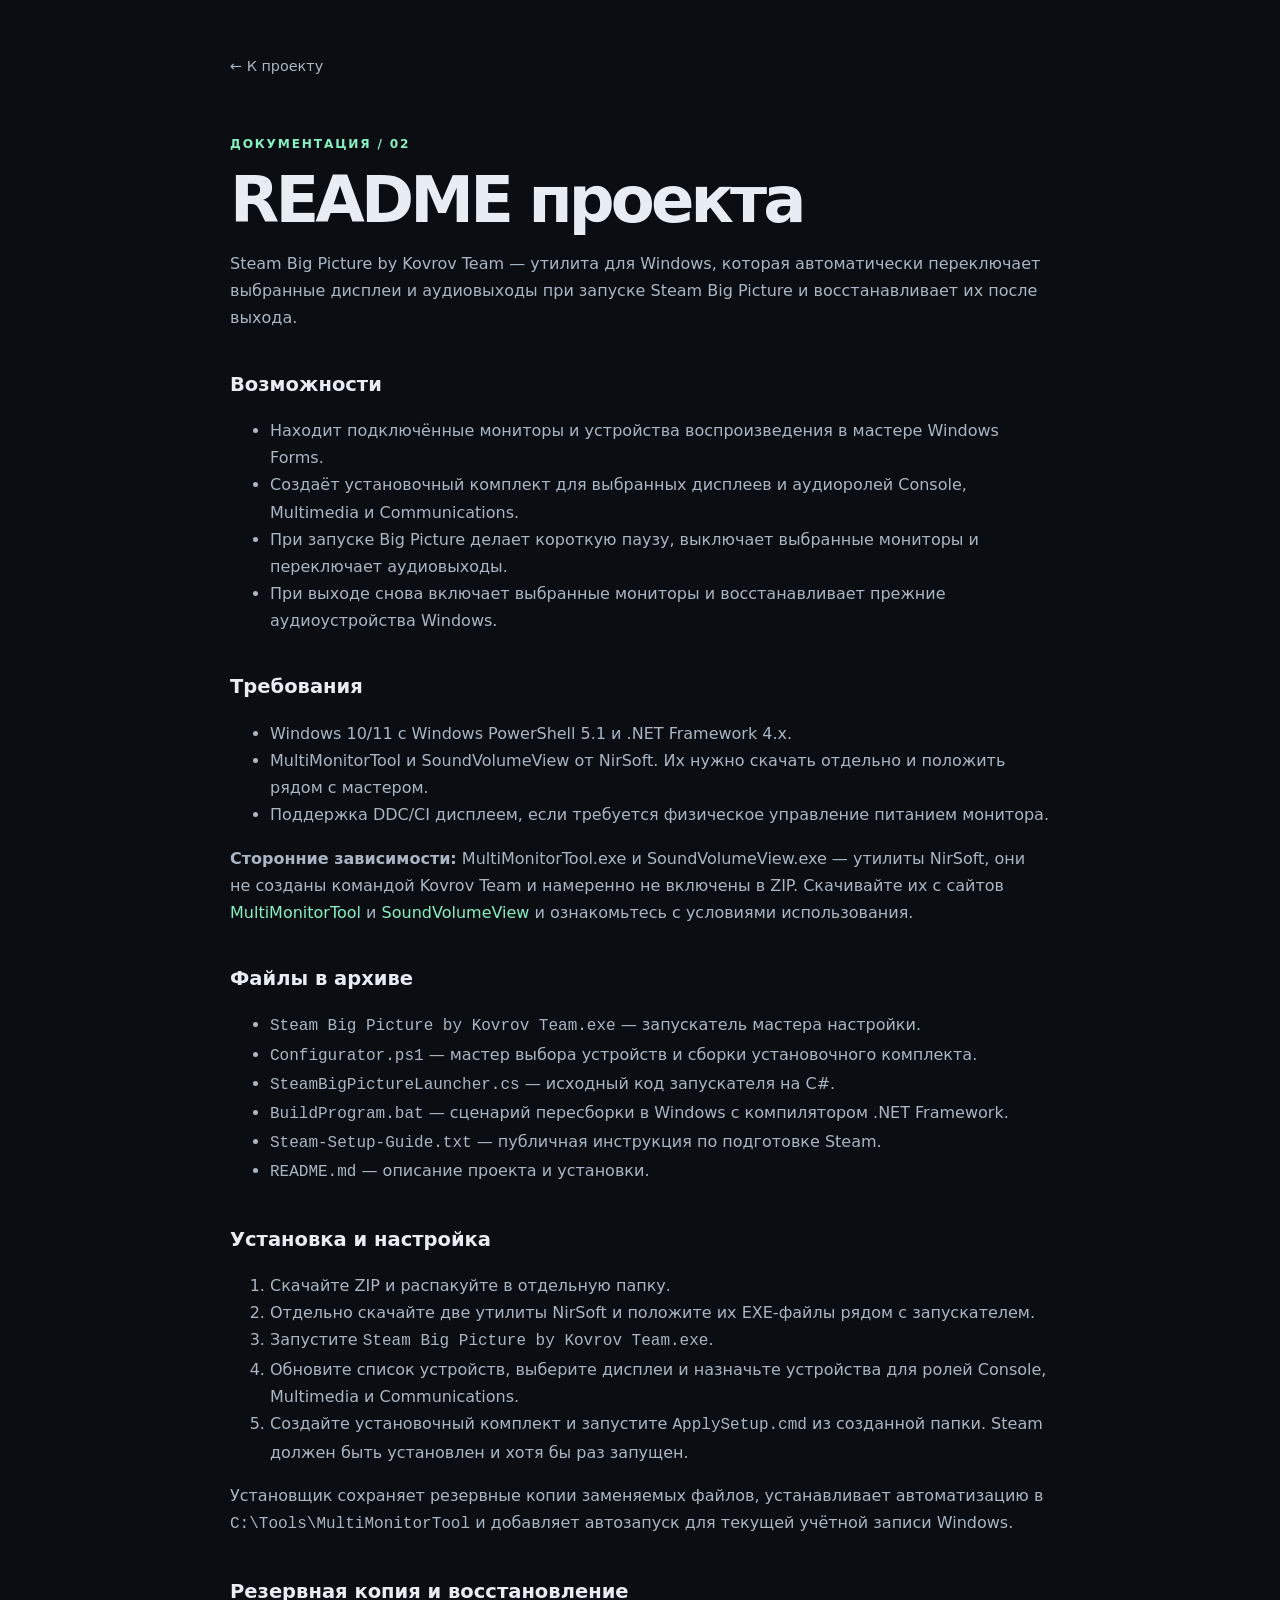
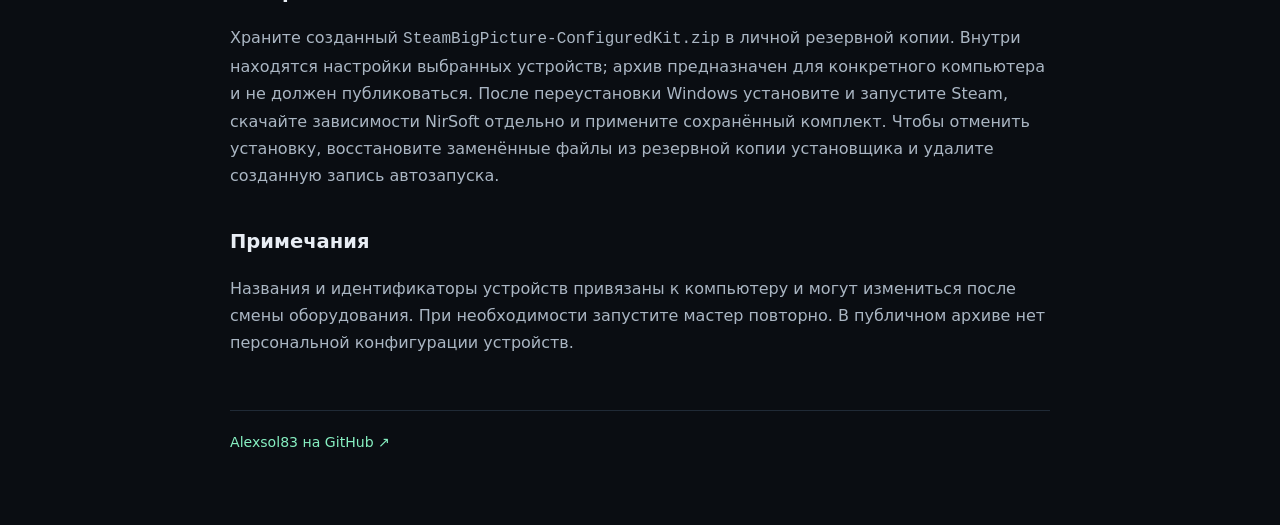
<file: projects/steam-big-picture/docs/project-readme.html>
<!doctype html>
<html lang="ru"><head><meta charset="utf-8"><meta name="viewport" content="width=device-width,initial-scale=1"><meta name="theme-color" content="#0a0d12"><title>README проекта · Steam Big Picture</title><style>
:root{color-scheme:dark;--bg:#0a0d12;--panel:#10151d;--line:#202a36;--text:#e8edf4;--muted:#aab6c3;--accent:#87f0c2;--max:820px}*{box-sizing:border-box}body{margin:0;background:var(--bg);color:var(--text);font:16px/1.7 Inter,system-ui,"Segoe UI",sans-serif}main{width:min(var(--max),calc(100% - 36px));margin:52px auto 90px}a{color:var(--accent);text-decoration:none}.back{font-size:.9rem;color:var(--muted)}.tag{color:var(--accent);text-transform:uppercase;letter-spacing:.15em;font-size:.76rem;font-weight:700;margin-top:55px}h1{font-size:clamp(2.5rem,7vw,4rem);letter-spacing:-.06em;line-height:1.05;margin:12px 0}h2{margin-top:36px;font-size:1.22rem}p,li{color:var(--muted)}pre{overflow:auto;padding:16px;background:var(--panel);border:1px solid var(--line);border-radius:5px;color:#c6d4e2}footer{border-top:1px solid var(--line);margin-top:54px;padding-top:20px;color:var(--muted);font-size:.88rem}
</style></head><body><main><a class="back" href="../index.html">← К проекту</a><div class="tag">Документация / 02</div><h1>README проекта</h1><p>Steam Big Picture by Kovrov Team — утилита для Windows, которая автоматически переключает выбранные дисплеи и аудиовыходы при запуске Steam Big Picture и восстанавливает их после выхода.</p>
<h2>Возможности</h2><ul><li>Находит подключённые мониторы и устройства воспроизведения в мастере Windows Forms.</li><li>Создаёт установочный комплект для выбранных дисплеев и аудиоролей Console, Multimedia и Communications.</li><li>При запуске Big Picture делает короткую паузу, выключает выбранные мониторы и переключает аудиовыходы.</li><li>При выходе снова включает выбранные мониторы и восстанавливает прежние аудиоустройства Windows.</li></ul>
<h2>Требования</h2><ul><li>Windows 10/11 с Windows PowerShell 5.1 и .NET Framework 4.x.</li><li>MultiMonitorTool и SoundVolumeView от NirSoft. Их нужно скачать отдельно и положить рядом с мастером.</li><li>Поддержка DDC/CI дисплеем, если требуется физическое управление питанием монитора.</li></ul><p><b>Сторонние зависимости:</b> MultiMonitorTool.exe и SoundVolumeView.exe — утилиты NirSoft, они не созданы командой Kovrov Team и намеренно не включены в ZIP. Скачивайте их с сайтов <a href="https://www.nirsoft.net/utils/multi_monitor_tool.html">MultiMonitorTool</a> и <a href="https://www.nirsoft.net/utils/sound_volume_view.html">SoundVolumeView</a> и ознакомьтесь с условиями использования.</p>
<h2>Файлы в архиве</h2><ul><li><code>Steam Big Picture by Kovrov Team.exe</code> — запускатель мастера настройки.</li><li><code>Configurator.ps1</code> — мастер выбора устройств и сборки установочного комплекта.</li><li><code>SteamBigPictureLauncher.cs</code> — исходный код запускателя на C#.</li><li><code>BuildProgram.bat</code> — сценарий пересборки в Windows с компилятором .NET Framework.</li><li><code>Steam-Setup-Guide.txt</code> — публичная инструкция по подготовке Steam.</li><li><code>README.md</code> — описание проекта и установки.</li></ul>
<h2>Установка и настройка</h2><ol><li>Скачайте ZIP и распакуйте в отдельную папку.</li><li>Отдельно скачайте две утилиты NirSoft и положите их EXE-файлы рядом с запускателем.</li><li>Запустите <code>Steam Big Picture by Kovrov Team.exe</code>.</li><li>Обновите список устройств, выберите дисплеи и назначьте устройства для ролей Console, Multimedia и Communications.</li><li>Создайте установочный комплект и запустите <code>ApplySetup.cmd</code> из созданной папки. Steam должен быть установлен и хотя бы раз запущен.</li></ol><p>Установщик сохраняет резервные копии заменяемых файлов, устанавливает автоматизацию в <code>C:\Tools\MultiMonitorTool</code> и добавляет автозапуск для текущей учётной записи Windows.</p>
<h2>Резервная копия и восстановление</h2><p>Храните созданный <code>SteamBigPicture-ConfiguredKit.zip</code> в личной резервной копии. Внутри находятся настройки выбранных устройств; архив предназначен для конкретного компьютера и не должен публиковаться. После переустановки Windows установите и запустите Steam, скачайте зависимости NirSoft отдельно и примените сохранённый комплект. Чтобы отменить установку, восстановите заменённые файлы из резервной копии установщика и удалите созданную запись автозапуска.</p><h2>Примечания</h2><p>Названия и идентификаторы устройств привязаны к компьютеру и могут измениться после смены оборудования. При необходимости запустите мастер повторно. В публичном архиве нет персональной конфигурации устройств.</p><footer><a href="https://github.com/Alexsol83">Alexsol83 на GitHub ↗</a></footer></main></body></html>
</file>
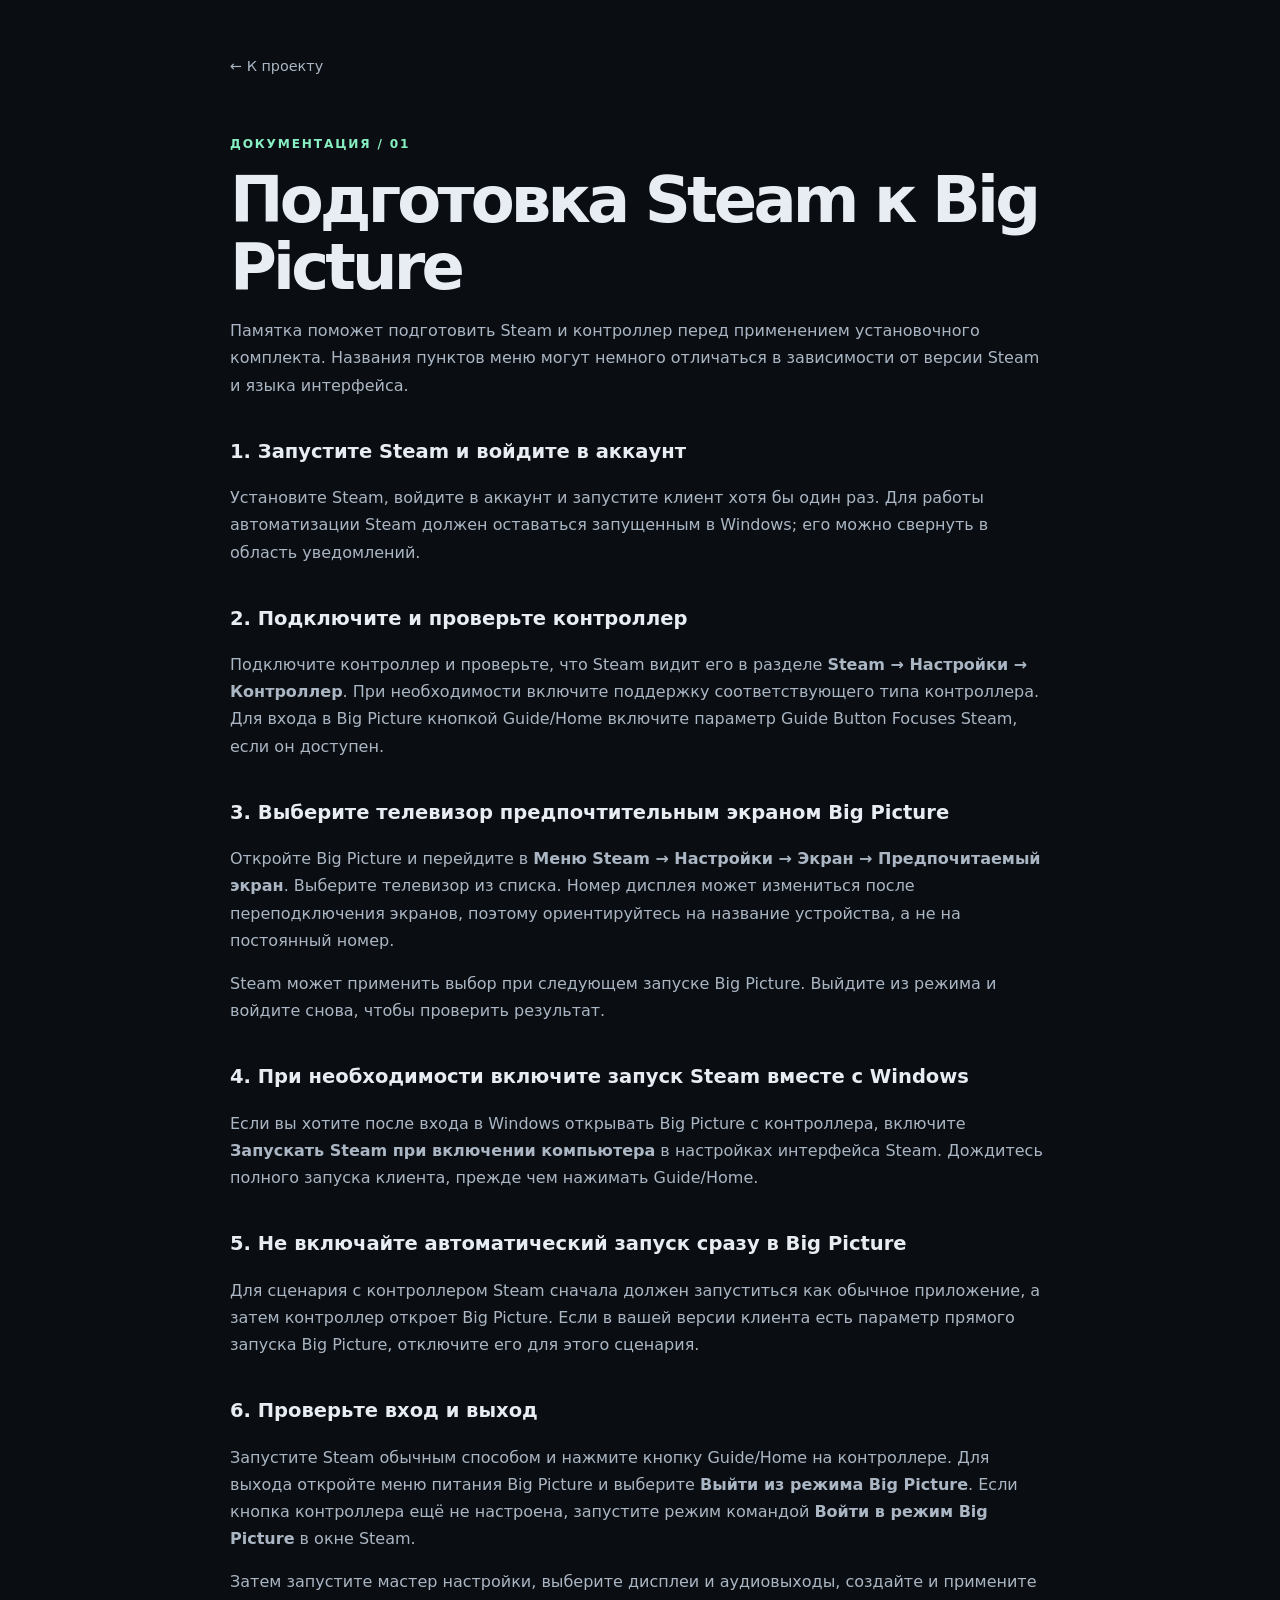
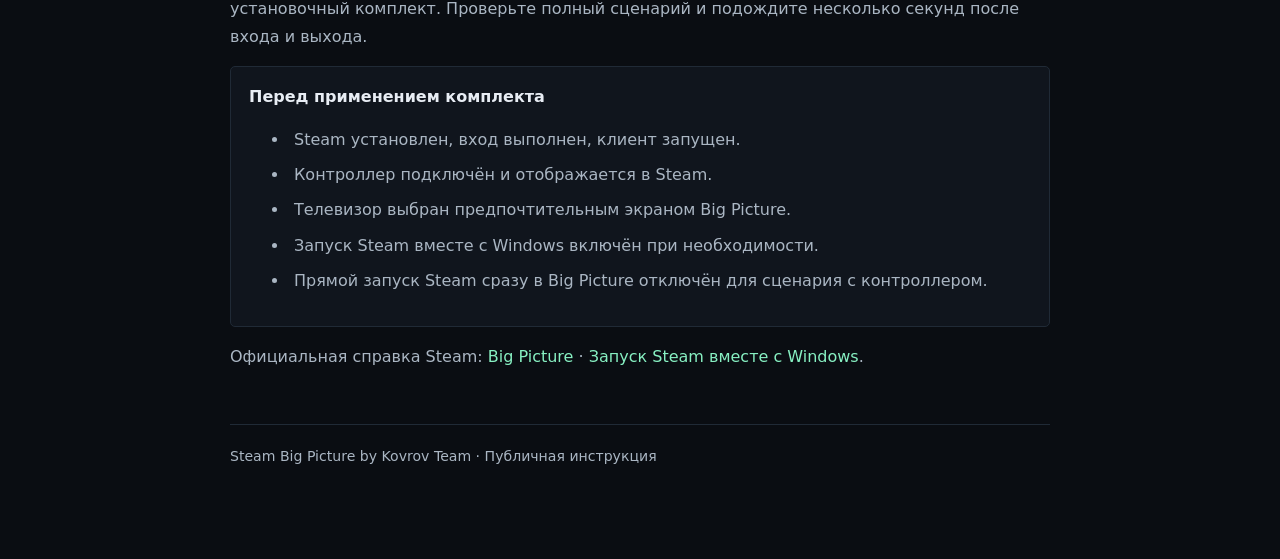
<file: projects/steam-big-picture/docs/steam-setup-guide.html>
<!doctype html>
<html lang="ru"><head><meta charset="utf-8"><meta name="viewport" content="width=device-width,initial-scale=1"><meta name="theme-color" content="#0a0d12"><title>Подготовка Steam · Steam Big Picture</title><style>
:root{color-scheme:dark;--bg:#0a0d12;--panel:#10151d;--line:#202a36;--text:#e8edf4;--muted:#aab6c3;--accent:#87f0c2;--max:820px}*{box-sizing:border-box}body{margin:0;background:var(--bg);color:var(--text);font:16px/1.7 Inter,system-ui,"Segoe UI",sans-serif}main{width:min(var(--max),calc(100% - 36px));margin:52px auto 90px}a{color:var(--accent);text-decoration:none}.back{font-size:.9rem;color:var(--muted)}.tag{color:var(--accent);text-transform:uppercase;letter-spacing:.15em;font-size:.76rem;font-weight:700;margin-top:55px}h1{font-size:clamp(2.5rem,7vw,4rem);letter-spacing:-.06em;line-height:1.05;margin:12px 0}h2{margin-top:36px;font-size:1.22rem}p,li{color:var(--muted)}.callout{border:1px solid var(--line);background:var(--panel);padding:16px 18px;border-radius:5px}li{padding-left:5px;margin:8px 0}footer{border-top:1px solid var(--line);margin-top:54px;padding-top:20px;color:var(--muted);font-size:.88rem}
</style></head><body><main><a class="back" href="../index.html">← К проекту</a><div class="tag">Документация / 01</div><h1>Подготовка Steam к Big Picture</h1><p>Памятка поможет подготовить Steam и контроллер перед применением установочного комплекта. Названия пунктов меню могут немного отличаться в зависимости от версии Steam и языка интерфейса.</p>
<h2>1. Запустите Steam и войдите в аккаунт</h2><p>Установите Steam, войдите в аккаунт и запустите клиент хотя бы один раз. Для работы автоматизации Steam должен оставаться запущенным в Windows; его можно свернуть в область уведомлений.</p>
<h2>2. Подключите и проверьте контроллер</h2><p>Подключите контроллер и проверьте, что Steam видит его в разделе <b>Steam → Настройки → Контроллер</b>. При необходимости включите поддержку соответствующего типа контроллера. Для входа в Big Picture кнопкой Guide/Home включите параметр Guide Button Focuses Steam, если он доступен.</p>
<h2>3. Выберите телевизор предпочтительным экраном Big Picture</h2><p>Откройте Big Picture и перейдите в <b>Меню Steam → Настройки → Экран → Предпочитаемый экран</b>. Выберите телевизор из списка. Номер дисплея может измениться после переподключения экранов, поэтому ориентируйтесь на название устройства, а не на постоянный номер.</p><p>Steam может применить выбор при следующем запуске Big Picture. Выйдите из режима и войдите снова, чтобы проверить результат.</p>
<h2>4. При необходимости включите запуск Steam вместе с Windows</h2><p>Если вы хотите после входа в Windows открывать Big Picture с контроллера, включите <b>Запускать Steam при включении компьютера</b> в настройках интерфейса Steam. Дождитесь полного запуска клиента, прежде чем нажимать Guide/Home.</p>
<h2>5. Не включайте автоматический запуск сразу в Big Picture</h2><p>Для сценария с контроллером Steam сначала должен запуститься как обычное приложение, а затем контроллер откроет Big Picture. Если в вашей версии клиента есть параметр прямого запуска Big Picture, отключите его для этого сценария.</p>
<h2>6. Проверьте вход и выход</h2><p>Запустите Steam обычным способом и нажмите кнопку Guide/Home на контроллере. Для выхода откройте меню питания Big Picture и выберите <b>Выйти из режима Big Picture</b>. Если кнопка контроллера ещё не настроена, запустите режим командой <b>Войти в режим Big Picture</b> в окне Steam.</p><p>Затем запустите мастер настройки, выберите дисплеи и аудиовыходы, создайте и примените установочный комплект. Проверьте полный сценарий и подождите несколько секунд после входа и выхода.</p>
<div class="callout"><b>Перед применением комплекта</b><ul><li>Steam установлен, вход выполнен, клиент запущен.</li><li>Контроллер подключён и отображается в Steam.</li><li>Телевизор выбран предпочтительным экраном Big Picture.</li><li>Запуск Steam вместе с Windows включён при необходимости.</li><li>Прямой запуск Steam сразу в Big Picture отключён для сценария с контроллером.</li></ul></div>
<p>Официальная справка Steam: <a href="https://help.steampowered.com/en/faqs/view/3725-76D3-3F31-FB63">Big Picture</a> · <a href="https://help.steampowered.com/en/faqs/view/6089-6768-F7FB-C46F">Запуск Steam вместе с Windows</a>.</p><footer>Steam Big Picture by Kovrov Team · Публичная инструкция</footer></main></body></html>
</file>
<file: style.css>
:root{--bg:#080a0d;--panel:rgba(15,19,24,.8);--text:#f3f6f8;--muted:#8d98a5;--line:rgba(255,255,255,.1);--accent:#7df7c2;--accent2:#5fe2ff;--max:1180px}
*{box-sizing:border-box}html{scroll-behavior:smooth}body{margin:0;background:var(--bg);color:var(--text);font-family:Inter,ui-sans-serif,system-ui,-apple-system,BlinkMacSystemFont,"Segoe UI",sans-serif;line-height:1.6;overflow-x:hidden}a{color:inherit;text-decoration:none}
.bg-grid{position:fixed;inset:0;pointer-events:none;opacity:.22;background-image:linear-gradient(rgba(255,255,255,.035) 1px,transparent 1px),linear-gradient(90deg,rgba(255,255,255,.035) 1px,transparent 1px);background-size:44px 44px;mask-image:linear-gradient(to bottom,#000,transparent 82%)}
.header,main,.footer{width:min(calc(100% - 40px),var(--max));margin-inline:auto}.header{height:84px;display:flex;align-items:center;justify-content:space-between;border-bottom:1px solid var(--line)}.brand{display:flex;align-items:center;gap:10px;font-weight:750}.brand-mark{display:grid;place-items:center;width:30px;height:30px;border:1px solid rgba(125,247,194,.45);color:var(--accent);font-size:14px;border-radius:8px}.nav{display:flex;gap:28px;color:var(--muted);font-size:14px}.nav a:hover,.github-link:hover{color:var(--text)}.github-link{font-size:14px;color:var(--accent)}
.hero{min-height:670px;display:grid;grid-template-columns:1.08fr .92fr;align-items:center;gap:75px;padding:90px 0 80px}.eyebrow,.section-label{color:var(--accent);font:700 11px/1.2 ui-monospace,SFMono-Regular,Menlo,monospace;letter-spacing:.18em}.eyebrow{display:flex;align-items:center;gap:10px}.dot,.status{width:7px;height:7px;border-radius:50%;background:var(--accent);box-shadow:0 0 18px var(--accent)}
h1{margin:18px 0 5px;font-size:clamp(64px,9vw,112px);line-height:.88;letter-spacing:-.065em;font-weight:800}h1 span,em{color:var(--accent);font-style:normal}.role{font-size:20px;font-weight:650;margin:0 0 18px}.hero-text{max-width:650px;color:var(--muted);font-size:17px}.hero-actions{display:flex;gap:12px;margin-top:30px;flex-wrap:wrap}.btn{display:inline-flex;align-items:center;justify-content:center;min-height:46px;padding:0 20px;border-radius:9px;border:1px solid var(--line);font-weight:700;font-size:14px;transition:.25s}.btn:hover{transform:translateY(-2px)}.btn.primary{background:var(--accent);color:#06110d;border-color:var(--accent)}.btn.secondary{background:rgba(255,255,255,.035)}.btn.large{min-height:54px;padding-inline:28px}
.profile-card{border:1px solid var(--line);background:var(--panel);backdrop-filter:blur(16px);border-radius:18px;padding:30px;min-height:410px;box-shadow:0 30px 90px rgba(0,0,0,.35);position:relative;overflow:hidden}.profile-card:after{content:"";position:absolute;width:280px;height:280px;border-radius:50%;background:rgba(125,247,194,.08);filter:blur(40px);right:-120px;bottom:-120px}.profile-top{display:flex;align-items:center;gap:9px;color:#75818d;font:10px ui-monospace,monospace;letter-spacing:.14em}.profile-initial{font-size:110px;font-weight:800;letter-spacing:-.08em;line-height:1;margin-top:50px;color:#eaf0f3}.profile-meta{display:flex;flex-wrap:wrap;gap:7px;margin-top:25px}.profile-meta span{border:1px solid var(--line);border-radius:7px;padding:6px 9px;color:#aeb7c0;font:10px ui-monospace,monospace}.profile-line{height:1px;background:var(--line);margin:30px 0 20px}.profile-terminal{font:12px ui-monospace,monospace;color:#87929d}.profile-terminal span{color:var(--accent)}.profile-value{margin-top:8px;color:var(--accent);font:700 14px/1.5 ui-monospace,monospace}
.stats{display:grid;grid-template-columns:repeat(4,1fr);border-block:1px solid var(--line);margin-bottom:130px}.stats>div{padding:25px;border-right:1px solid var(--line);display:flex;flex-direction:column;gap:6px}.stats>div:last-child{border-right:0}.stats strong{color:var(--accent);font:12px ui-monospace,monospace}.stats span{color:var(--muted);font-size:14px}
.section{padding:30px 0 120px;display:grid;grid-template-columns:.25fr .75fr;gap:60px}.section-content{max-width:780px}h2{margin:0 0 25px;font-size:clamp(38px,5vw,70px);line-height:.98;letter-spacing:-.055em}.section-content p{max-width:720px;color:var(--muted);font-size:16px}.profile-points{margin-top:38px;border-top:1px solid var(--line)}.profile-points>div{padding:18px 0;border-bottom:1px solid var(--line);display:flex;gap:30px}.profile-points b{min-width:120px}.profile-points span{color:var(--muted);font-size:14px}
.project-grid{display:grid;grid-template-columns:repeat(2,1fr);gap:14px}.project{position:relative;min-height:325px;padding:28px;background:var(--panel);border:1px solid var(--line);border-radius:14px;transition:.3s;overflow:hidden}.project:hover{transform:translateY(-5px);border-color:rgba(125,247,194,.35)}.project.featured{background:linear-gradient(135deg,rgba(125,247,194,.08),rgba(15,19,24,.82))}.project-number{position:absolute;top:24px;right:26px;color:#3e4852;font:11px ui-monospace,monospace}.project-icon{color:var(--accent);font-size:25px;margin-bottom:45px}.project h3{margin:0 0 10px;font-size:20px}.project p{color:var(--muted);font-size:14px;max-width:470px}.tags{display:flex;gap:7px;flex-wrap:wrap;margin-top:22px}.tags span{padding:5px 8px;border:1px solid var(--line);border-radius:6px;color:#aeb7c0;font:10px ui-monospace,monospace}.project-more{position:absolute;bottom:24px;left:28px;color:var(--accent);font-size:12px;font-weight:700}
.toolbox{display:grid;grid-template-columns:1fr 1fr;gap:0;border-top:1px solid var(--line)}.toolbox div{padding:24px 0;border-bottom:1px solid var(--line);display:flex;flex-direction:column;gap:5px}.toolbox div:nth-child(odd){padding-right:40px;border-right:1px solid var(--line)}.toolbox div:nth-child(even){padding-left:40px}.toolbox b{font-size:16px}.toolbox span{color:var(--muted);font-size:13px}
.timeline>div{display:grid;grid-template-columns:60px 1fr;gap:18px;border-top:1px solid var(--line);padding:21px 0}.timeline>div>span{color:var(--accent);font:11px ui-monospace,monospace}.timeline b{font-size:16px}.timeline p{margin:3px 0 0;color:var(--muted);font-size:14px}
.contact{margin:20px 0 100px;padding:55px;border:1px solid var(--line);border-radius:18px;background:linear-gradient(135deg,rgba(125,247,194,.07),rgba(95,226,255,.025));display:flex;align-items:end;justify-content:space-between;gap:30px}.contact h2{margin-top:18px;margin-bottom:8px}.contact p{color:var(--muted)}
.footer{padding:25px 0 40px;border-top:1px solid var(--line);display:flex;justify-content:space-between;color:#68727c;font-size:12px}.reveal{opacity:0;transform:translateY(18px);transition:opacity .7s,transform .7s}.reveal.visible{opacity:1;transform:none}
.project-page{padding:85px 0 120px;max-width:900px}.back{display:inline-flex;color:var(--accent);font:12px ui-monospace,monospace;margin-bottom:45px}.project-page h1{font-size:clamp(50px,7vw,88px);margin-bottom:20px}.lead{color:var(--muted);font-size:19px;max-width:780px}.detail-grid{display:grid;grid-template-columns:1fr 1fr;gap:14px;margin:55px 0}.detail{border:1px solid var(--line);border-radius:12px;padding:22px;background:var(--panel)}.detail b{display:block;margin-bottom:5px}.detail span{color:var(--muted);font-size:13px}.project-page h2{font-size:38px;margin-top:70px}.project-page ul{color:var(--muted);padding-left:20px}.project-page li{margin:8px 0}.codebox{padding:22px;border:1px solid var(--line);border-radius:12px;background:#050709;color:#aeb7c0;font:12px/1.8 ui-monospace,monospace;overflow:auto}.architecture{display:grid;grid-template-columns:1fr;gap:8px;margin:28px 0}.arch-node{border:1px solid var(--line);border-radius:10px;padding:15px;background:var(--panel);font:12px ui-monospace,monospace}.arch-node b{color:var(--accent)}.arrow{text-align:center;color:#56616d}
@media(max-width:820px){.header{height:70px}.nav{display:none}.hero{grid-template-columns:1fr;gap:35px;padding-top:65px}.stats{grid-template-columns:1fr 1fr;margin-bottom:80px}.stats>div:nth-child(2){border-right:0}.stats>div:nth-child(-n+2){border-bottom:1px solid var(--line)}.section{grid-template-columns:1fr;gap:25px;padding-bottom:85px}.project-grid,.toolbox,.detail-grid{grid-template-columns:1fr}.toolbox div:nth-child(odd),.toolbox div:nth-child(even){padding-inline:0;border-right:0}.contact{flex-direction:column;align-items:flex-start;margin-bottom:70px;padding:32px}.profile-points>div{display:block}.profile-points b{display:block;margin-bottom:5px}}
@media(max-width:480px){.header,main,.footer{width:min(calc(100% - 28px),var(--max))}h1{font-size:62px}.profile-initial{font-size:80px}.stats>div{padding:18px 12px}.project{min-height:340px}}
</file>
